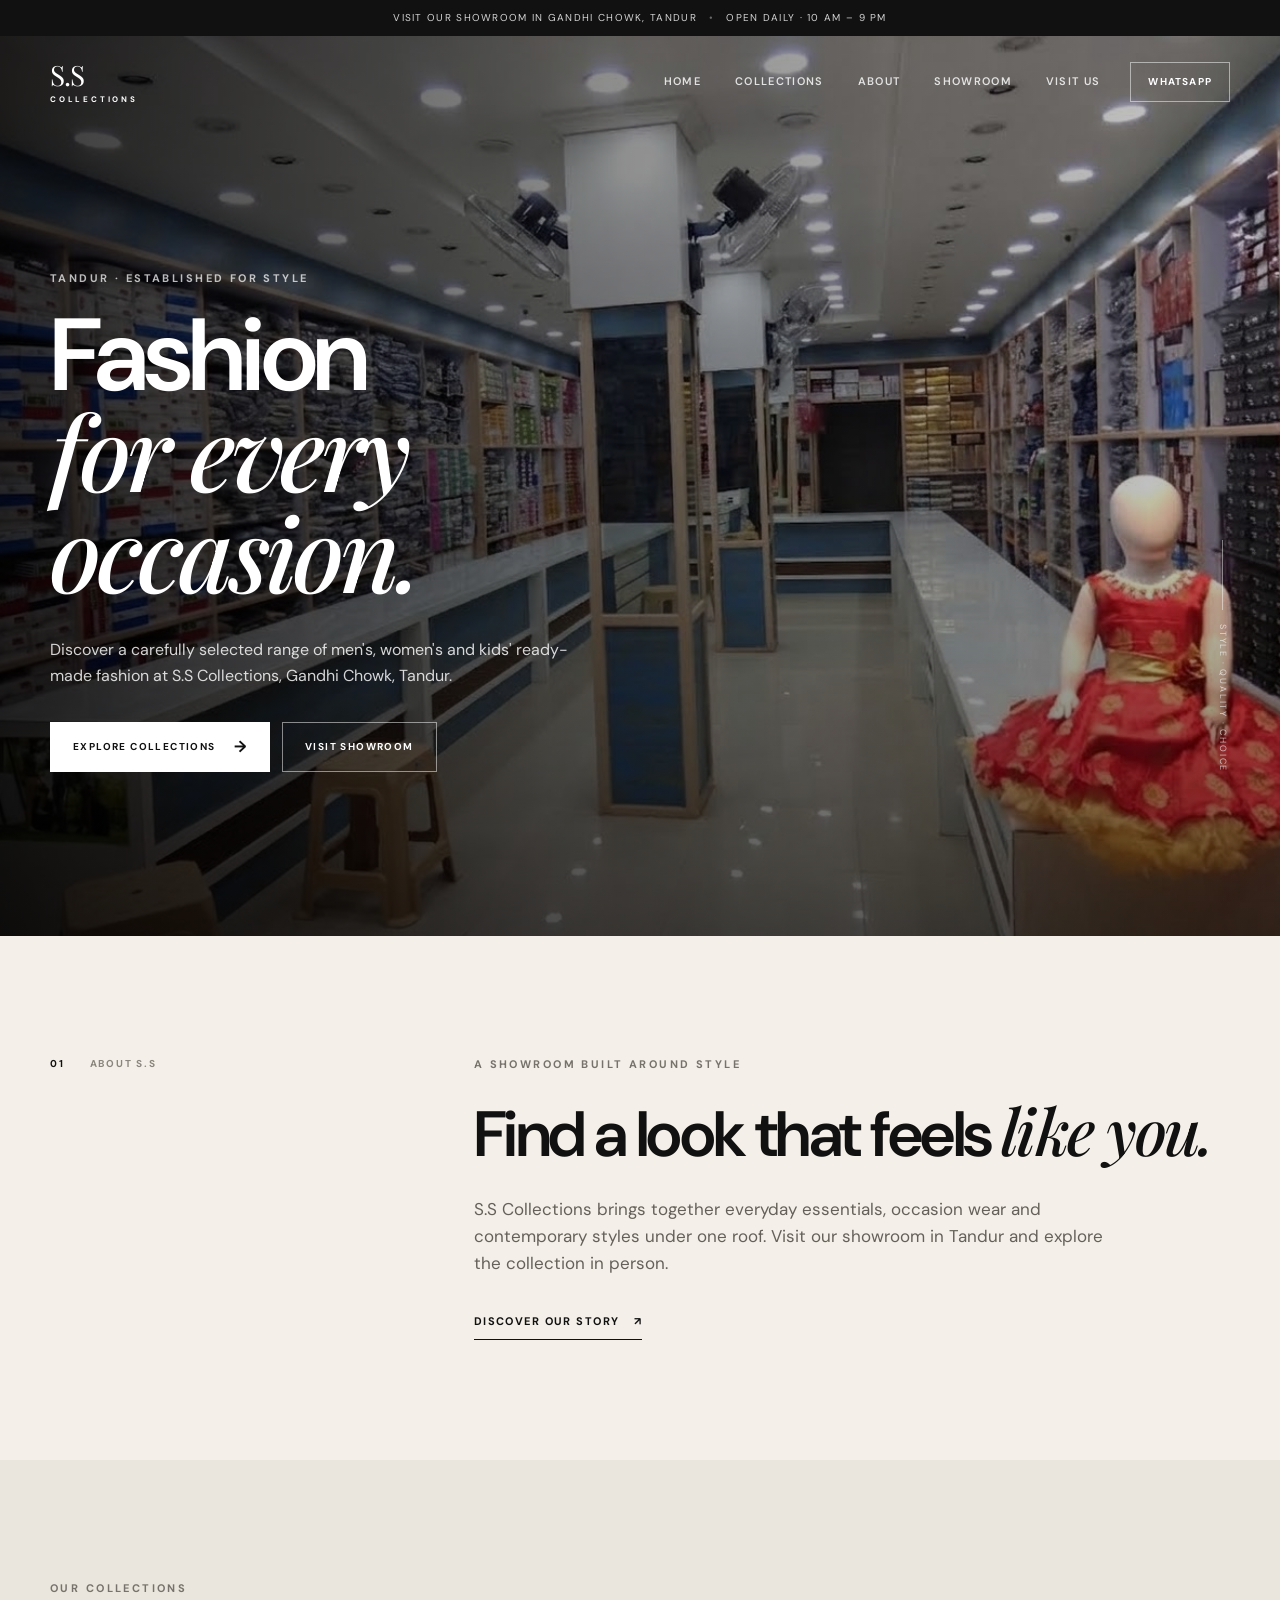
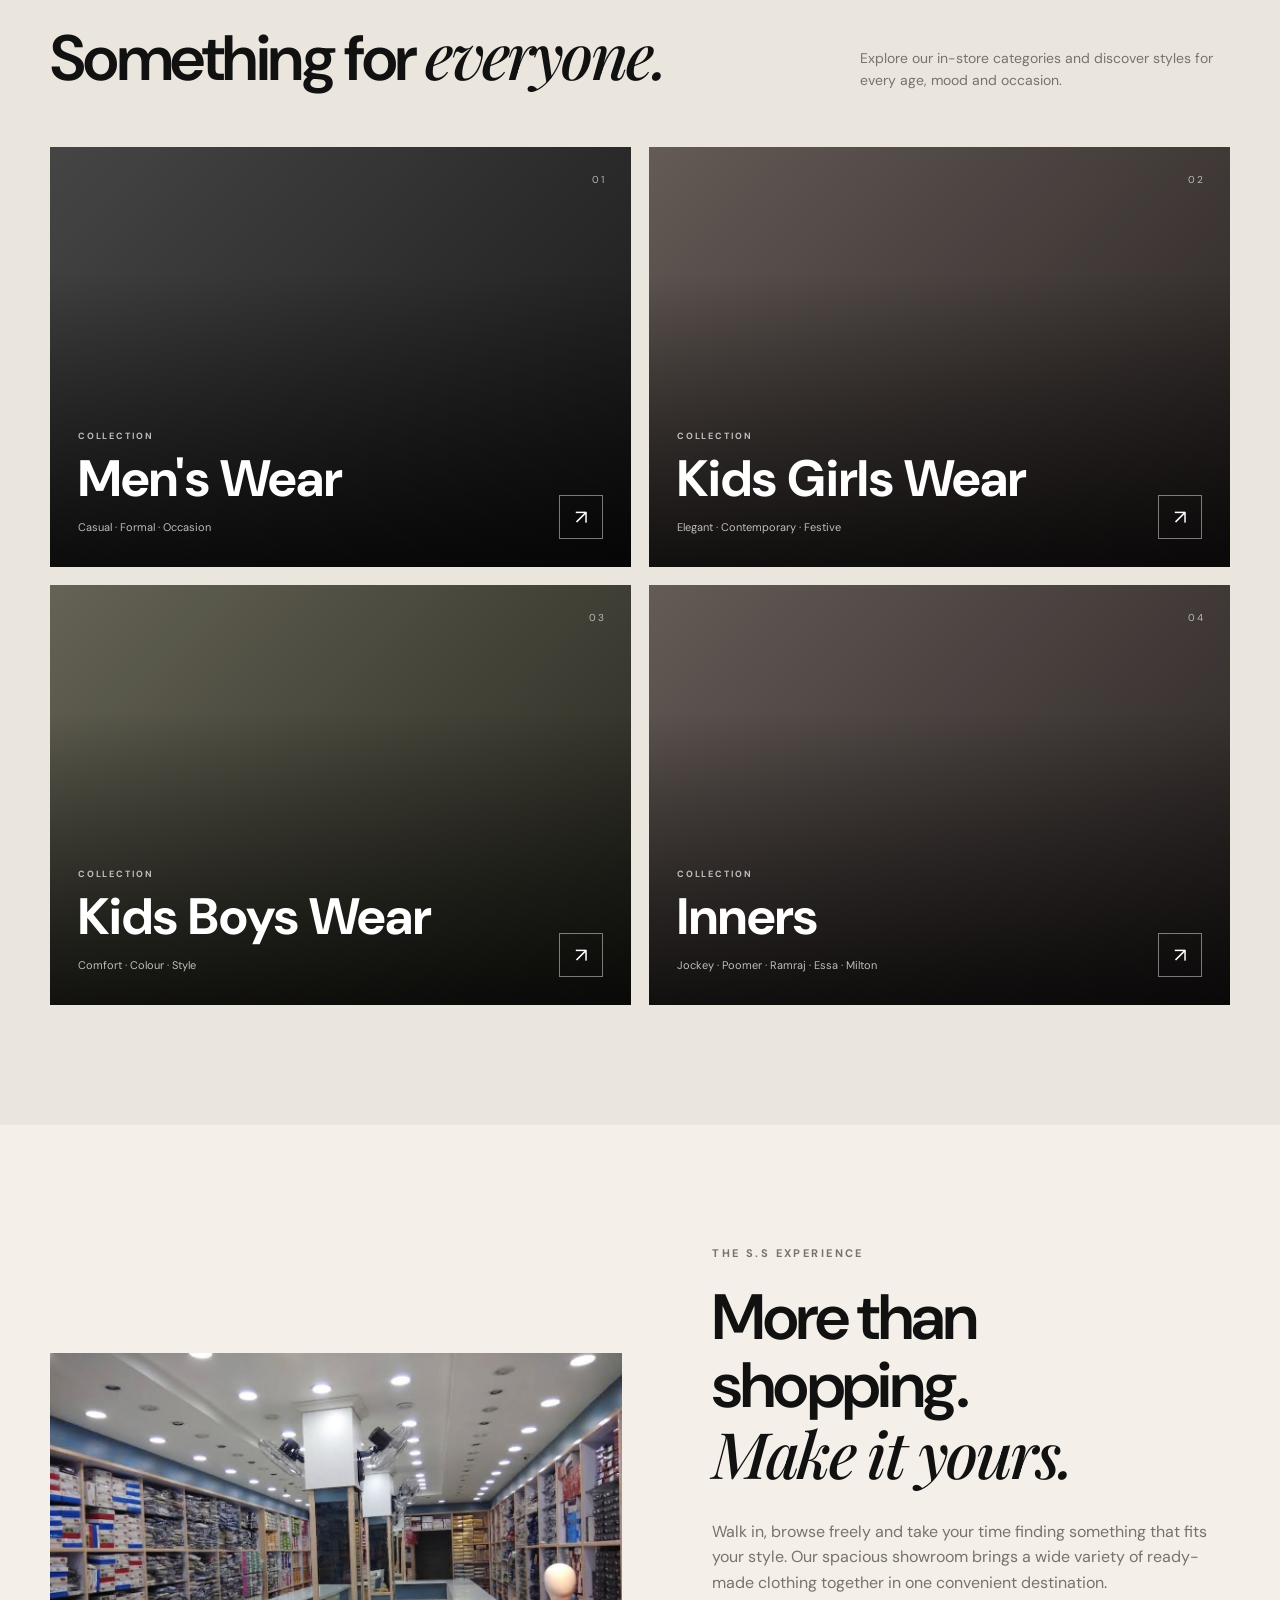
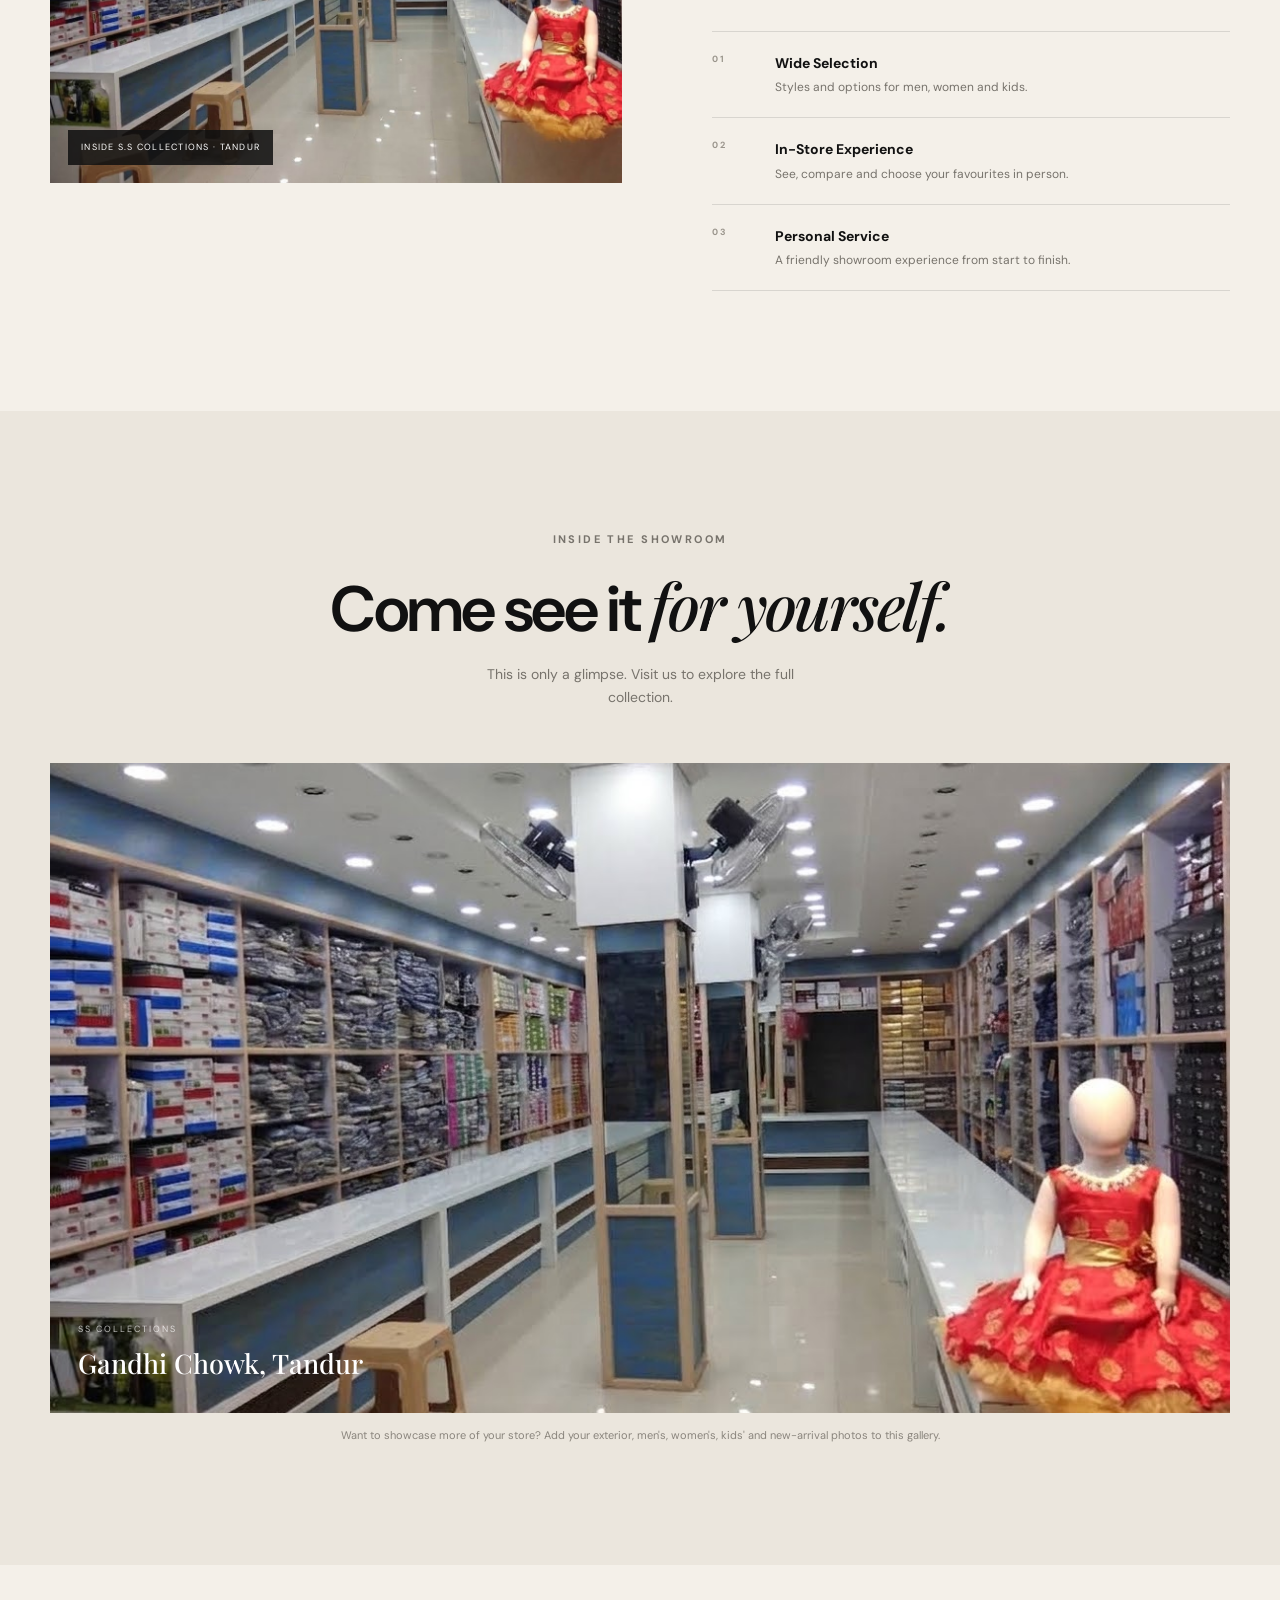
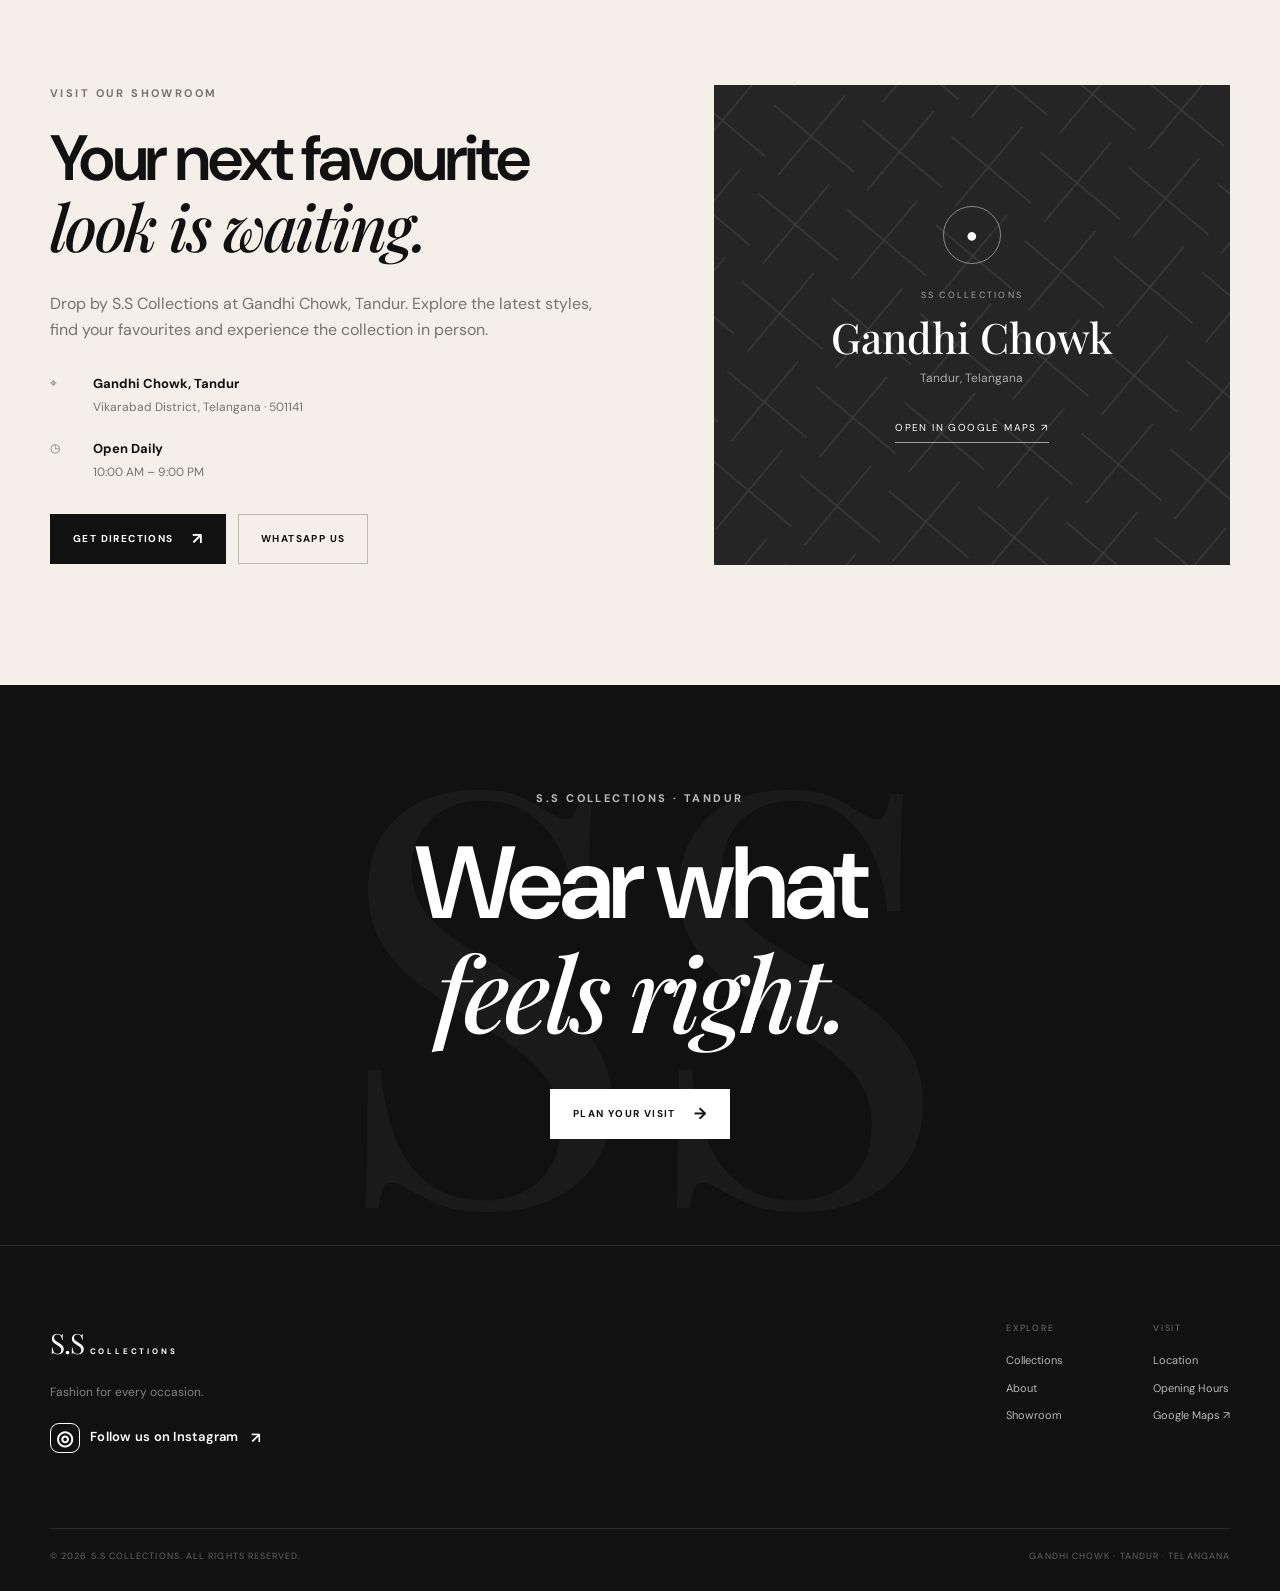
<file: index.html>
<!DOCTYPE html>
<html lang="en">
<head>
  <meta charset="UTF-8">
  <meta name="viewport" content="width=device-width, initial-scale=1.0">

  <meta name="description" content="S.S Collections — premium ready-made fashion showroom in Gandhi Chowk, Tandur. Explore men's, women's and kids' collections and visit our showroom.">
  <meta name="theme-color" content="#111111">

  <meta property="og:title" content="S.S Collections | Tandur">
  <meta property="og:description" content="Fashion for every occasion at S.S Collections, Gandhi Chowk, Tandur.">

  <title>S.S Collections | Fashion for Every Occasion</title>

  <!-- Google Fonts -->
  <link rel="preconnect" href="https://fonts.googleapis.com">
  <link rel="preconnect" href="https://fonts.gstatic.com" crossorigin>
  <link href="https://fonts.googleapis.com/css2?family=DM+Sans:wght@400;500;600;700&family=Playfair+Display:wght@500;600;700&display=swap" rel="stylesheet">

  <!-- Main CSS -->
  <link rel="stylesheet" href="style.css">

  <!-- Favicon -->
  <link rel="icon" type="image/png" sizes="32x32" href="assets/favicon.png">
  <link rel="icon" type="image/png" sizes="16x16" href="assets/favicon.png">
  <link rel="apple-touch-icon" sizes="180x180" href="assets/favicon.png">
</head>

<body>

  <!-- ANNOUNCEMENT --------------------------------------------------------------------------------------------------------------------------------------->
  <div class="announcement">
    <span>Visit our showroom in Gandhi Chowk, Tandur</span>
    <span class="announcement-dot">•</span>
    <span>Open daily · 10 AM – 9 PM</span>
  </div>


  <!-- HEADER -->
  <header class="header" id="header">
    <div class="container nav">

      <a class="brand" href="#home" aria-label="S.S Collections home">
        <span class="brand-main">S.S</span>
        <span class="brand-sub">COLLECTIONS</span>
      </a>

      <button
        class="menu-toggle"
        id="menuToggle"
        aria-label="Open menu"
        aria-expanded="false">
        <span></span>
        <span></span>
        <span></span>
      </button>

      <nav class="nav-links" id="navLinks">
        <a href="#home">Home</a>
        <a href="#collections">Collections</a>
        <a href="#about">About</a>
        <a href="#gallery">Showroom</a>
        <a href="#visit">Visit Us</a>
      </nav>

      <a
        class="nav-cta"
        href="https://wa.me/919848646757?text=Hi%20S.S%20Collections%2C%20I%20found%20your%20website%20and%20would%20like%20to%20know%20about%20your%20latest%20collection."
        target="_blank"
        rel="noopener">
        WhatsApp
      </a>

    </div>
  </header>


  <main>

    <!-- HERO ----------------------------------------------------------------------------------------------------------------------------------------->
    <section class="hero" id="home">

      <div class="hero-image">
        <img
          src="assets/showroom.jpg"
          alt="Inside S.S Collections showroom in Tandur">

        <div class="hero-overlay"></div>
      </div>

      <div class="container hero-content">

        <div class="hero-copy reveal">

          <p class="eyebrow light">
            TANDUR · ESTABLISHED FOR STYLE
          </p>

          <h1>
            Fashion<br>
            <em>for every occasion.</em>
          </h1>

          <p class="hero-text">
            Discover a carefully selected range of men's, women's and kids'
            ready-made fashion at S.S Collections, Gandhi Chowk, Tandur.
          </p>

          <div class="hero-actions">

            <a class="btn btn-light" href="#collections">
              Explore Collections
              <span>→</span>
            </a>

            <a class="btn btn-ghost" href="#visit">
              Visit Showroom
            </a>

          </div>

        </div>

        <div class="hero-note reveal delay-2">
          <span class="line"></span>
          <span>Style · Quality · Choice</span>
        </div>

      </div>
    </section>


    <!-- INTRO ----------------------------------------------------------------------------------------------------------------------------------------->
    <section class="intro section">

      <div class="container intro-grid">

        <div class="section-label reveal">
          <span>01</span>
          <span>ABOUT S.S</span>
        </div>

        <div class="intro-copy reveal">

          <p class="eyebrow">
            A SHOWROOM BUILT AROUND STYLE
          </p>

          <h2>
            Find a look that feels <em>like you.</em>
          </h2>

          <p>
            S.S Collections brings together everyday essentials, occasion wear
            and contemporary styles under one roof. Visit our showroom in
            Tandur and explore the collection in person.
          </p>

          <a class="text-link" href="#about">
            Discover our story
            <span>↗</span>
          </a>

        </div>

      </div>
    </section>


    <!-- COLLECTIONS ---------------------------------------------------------------------------------------------------------------------------------------->
<section class="collections section" id="collections">

  <div class="container">

    <div class="section-heading reveal">

      <div>

        <p class="eyebrow">
          OUR COLLECTIONS
        </p>

        <h2>
          Something for <em>everyone.</em>
        </h2>

      </div>

      <p class="heading-description">
        Explore our in-store categories and discover styles for every age,
        mood and occasion.
      </p>

    </div>


    <div class="collection-grid">


      <!-- MEN'S WEAR -->
      <article class="collection-card card-men reveal">

        <div class="card-number">01</div>

        <div class="card-content">

          <p>COLLECTION</p>

          <h3>Men's Wear</h3>

          <span>
            Casual · Formal · Occasion
          </span>

        </div>

        <a href="products models.html#menswear" class="card-arrow">
          ↗
        </a>

      </article>


      <!-- KIDS GIRLS -->
      <article class="collection-card card-women reveal delay-1">

        <div class="card-number">02</div>

        <div class="card-content">

          <p>COLLECTION</p>

          <h3>Kids Girls Wear</h3>

          <span>
            Elegant · Contemporary · Festive
          </span>

        </div>

        <a href="products models.html#kids-girls-wear" class="card-arrow">
          ↗
        </a>

      </article>


      <!-- KIDS BOYS-->
      <article class="collection-card card-kids reveal delay-2">

        <div class="card-number">03</div>

        <div class="card-content">

          <p>COLLECTION</p>

          <h3>Kids Boys Wear</h3>

          <span>
            Comfort · Colour · Style
          </span>

        </div>

        <a href="products models.html#kids-boys-wear" class="card-arrow">
          ↗
        </a>

      </article>


      <!-- INNERWEAR -->
      <article class="collection-card card-women reveal delay-1">

        <div class="card-number">04</div>

        <div class="card-content">

          <p>COLLECTION</p>

          <h3>Inners</h3>

          <span>
            Jockey · Poomer · Ramraj · Essa · Milton
          </span>

        </div>

        <a href="products models.html#innerwear" class="card-arrow">
          ↗
        </a>

      </article>


    </div>

  </div>

</section>

    <!-- EXPERIENCE ------------------------------------------------------------------------------------------------------------------------------------>
    <section class="experience section" id="about">

      <div class="container experience-grid">

        <div class="experience-image reveal">

          <img
            src="assets/showroom.jpg"
            alt="S.S Collections interior showroom">

          <div class="image-caption">
            Inside S.S Collections · Tandur
          </div>

        </div>


        <div class="experience-copy reveal">

          <p class="eyebrow">
            THE S.S EXPERIENCE
          </p>

          <h2>
            More than shopping.<br>
            <em>Make it yours.</em>
          </h2>

          <p>
            Walk in, browse freely and take your time finding something that
            fits your style. Our spacious showroom brings a wide variety of
            ready-made clothing together in one convenient destination.
          </p>


          <div class="features">

            <div class="feature">

              <span>01</span>

              <div>

                <h4>Wide Selection</h4>

                <p>
                  Styles and options for men, women and kids.
                </p>

              </div>

            </div>


            <div class="feature">

              <span>02</span>

              <div>

                <h4>In-Store Experience</h4>

                <p>
                  See, compare and choose your favourites in person.
                </p>

              </div>

            </div>


            <div class="feature">

              <span>03</span>

              <div>

                <h4>Personal Service</h4>

                <p>
                  A friendly showroom experience from start to finish.
                </p>

              </div>

            </div>

          </div>

        </div>

      </div>
    </section>


    <!-- GALLERY ------------------------------------------------------------------------------------------------------------------------------------------------->
    <section class="gallery section" id="gallery">

      <div class="container">

        <div class="section-heading centered reveal">

          <p class="eyebrow">
            INSIDE THE SHOWROOM
          </p>

          <h2>
            Come see it <em>for yourself.</em>
          </h2>

          <p class="heading-description">
            This is only a glimpse. Visit us to explore the full collection.
          </p>

        </div>


        <div class="gallery-main reveal">

          <img
            src="assets/showroom.jpg"
            alt="S.S Collections showroom interior">

          <div class="gallery-overlay">

            <span>
              SS COLLECTIONS
            </span>

            <strong>
              Gandhi Chowk, Tandur
            </strong>

          </div>

        </div>


        <p class="photo-note">
          Want to showcase more of your store? Add your exterior, men's,
          women's, kids' and new-arrival photos to this gallery.
        </p>

      </div>
    </section>


    <!-- VISIT ------------------------------------------------------------------------------------------------------------------------------------>
    <section class="visit section" id="visit">

      <div class="container visit-grid">

        <div class="visit-copy reveal">

          <p class="eyebrow">
            VISIT OUR SHOWROOM
          </p>

          <h2>
            Your next favourite<br>
            <em>look is waiting.</em>
          </h2>

          <p>
            Drop by S.S Collections at Gandhi Chowk, Tandur. Explore the
            latest styles, find your favourites and experience the collection
            in person.
          </p>


          <div class="address">

            <span class="address-icon">
              ⌖
            </span>

            <div>

              <strong>
                Gandhi Chowk, Tandur
              </strong>

              <span>
                Vikarabad District, Telangana · 501141
              </span>

            </div>

          </div>


          <div class="hours">

            <span class="address-icon">
              ◷
            </span>

            <div>

              <strong>
                Open Daily
              </strong>

              <span>
                10:00 AM – 9:00 PM
              </span>

            </div>

          </div>


          <div class="visit-actions">

            <a
              class="btn btn-dark"
              href="https://www.google.com/maps/search/?api=1&query=SS+Collections+Gandhi+Chowk+Tandur"
              target="_blank"
              rel="noopener">

              Get Directions
              <span>↗</span>

            </a>


            <a
              class="btn btn-outline"
              href="https://wa.me/919000000000?text=Hi%20S.S%20Collections%2C%20I%20would%20like%20to%20know%20about%20your%20latest%20collection."
              target="_blank"
              rel="noopener">

              WhatsApp Us

            </a>

          </div>

        </div>


        <div class="map-card reveal delay-1">

          <div class="map-pattern"></div>

          <div class="map-content">

            <span class="map-pin">
              ●
            </span>

            <p>
              SS COLLECTIONS
            </p>

            <h3>
              Gandhi Chowk
            </h3>

            <span>
              Tandur, Telangana
            </span>

            <a
              href="https://www.google.com/maps/search/?api=1&query=SS+Collections+Gandhi+Chowk+Tandur"
              target="_blank"
              rel="noopener">

              Open in Google Maps ↗

            </a>

          </div>

        </div>

      </div>
    </section>


    <!-- CTA --------------------------------------------------------------------------------------------------------------------------------------------->
    <section class="final-cta">

      <div class="container final-content reveal">

        <p class="eyebrow light">
          S.S COLLECTIONS · TANDUR
        </p>

        <h2>
          Wear what<br>
          <em>feels right.</em>
        </h2>

        <a class="btn btn-light" href="#visit">
          Plan Your Visit
          <span>→</span>
        </a>

      </div>

    </section>

  </main>


  <!-- FOOTER -------------------------------------------------------------------------------------------------------------------------------------------------->
  <footer class="footer">

    <div class="container footer-top">


      <!-- FOOTER BRAND -->
      <div class="footer-brand">

        <span class="brand-main">
          S.S
        </span>

        <span class="brand-sub">
          COLLECTIONS
        </span>

        <p>
          Fashion for every occasion.
        </p>


        <!-- INSTAGRAM ------------------------------------------------------------------------------------------------------------------------------------->
        <a
          class="instagram-link"
          href="YOUR_INSTAGRAM_LINK"
          target="_blank"
          rel="noopener noreferrer"
          aria-label="Follow S.S Collections on Instagram">

          <span class="instagram-icon">
            ◎
          </span>

          <span>
            Follow us on Instagram
          </span>

          <span class="instagram-arrow">
            ↗
          </span>

        </a>

      </div>


      <!-- FOOTER LINKS -------------------------------------------------------------------------------------------------------------------------------->
      <div class="footer-links">

        <div>

          <span class="footer-title">
            Explore
          </span>

          <a href="#collections">
            Collections
          </a>

          <a href="#about">
            About
          </a>

          <a href="#gallery">
            Showroom
          </a>

        </div>


        <div>

          <span class="footer-title">
            Visit
          </span>

          <a href="#visit">
            Location
          </a>

          <a href="#visit">
            Opening Hours
          </a>

          <a
            href="https://www.google.com/maps/search/?api=1&query=SS+Collections+Gandhi+Chowk+Tandur"
            target="_blank"
            rel="noopener">

            Google Maps ↗

          </a>

        </div>

      </div>

    </div>


    <!-- FOOTER BOTTOM -->
    <div class="container footer-bottom">

      <span>
        © <span id="year"></span> S.S Collections. All rights reserved.
      </span>

      <span>
        Gandhi Chowk · Tandur · Telangana
      </span>

    </div>

  </footer>


  <!-- MOBILE ACTIONS -------------------------------------------------------------------------------------------------------------------------------------->
  <div class="mobile-actions">

    <a href="tel:+919848646757">
      <span>☎</span>
      Call
    </a>

    <a
      href="https://wa.me/919848646757?text=Hi%20S.S%20Collections%2C%20I%20found%20your%20website."
      target="_blank"
      rel="noopener">

      <span>◉</span>
      WhatsApp

    </a>

    <a
      href="https://www.google.com/maps/search/?api=1&query=SS+Collections+Gandhi+Chowk+Tandur"
      target="_blank"
      rel="noopener">

      <span>⌖</span>
      Directions

    </a>

  </div>

  <!-- JAVASCRIPT -------------------------------------------------------------------------------------------------------------------------------------->
  <script src="script.js"></script>
</body>
</html>
</file>
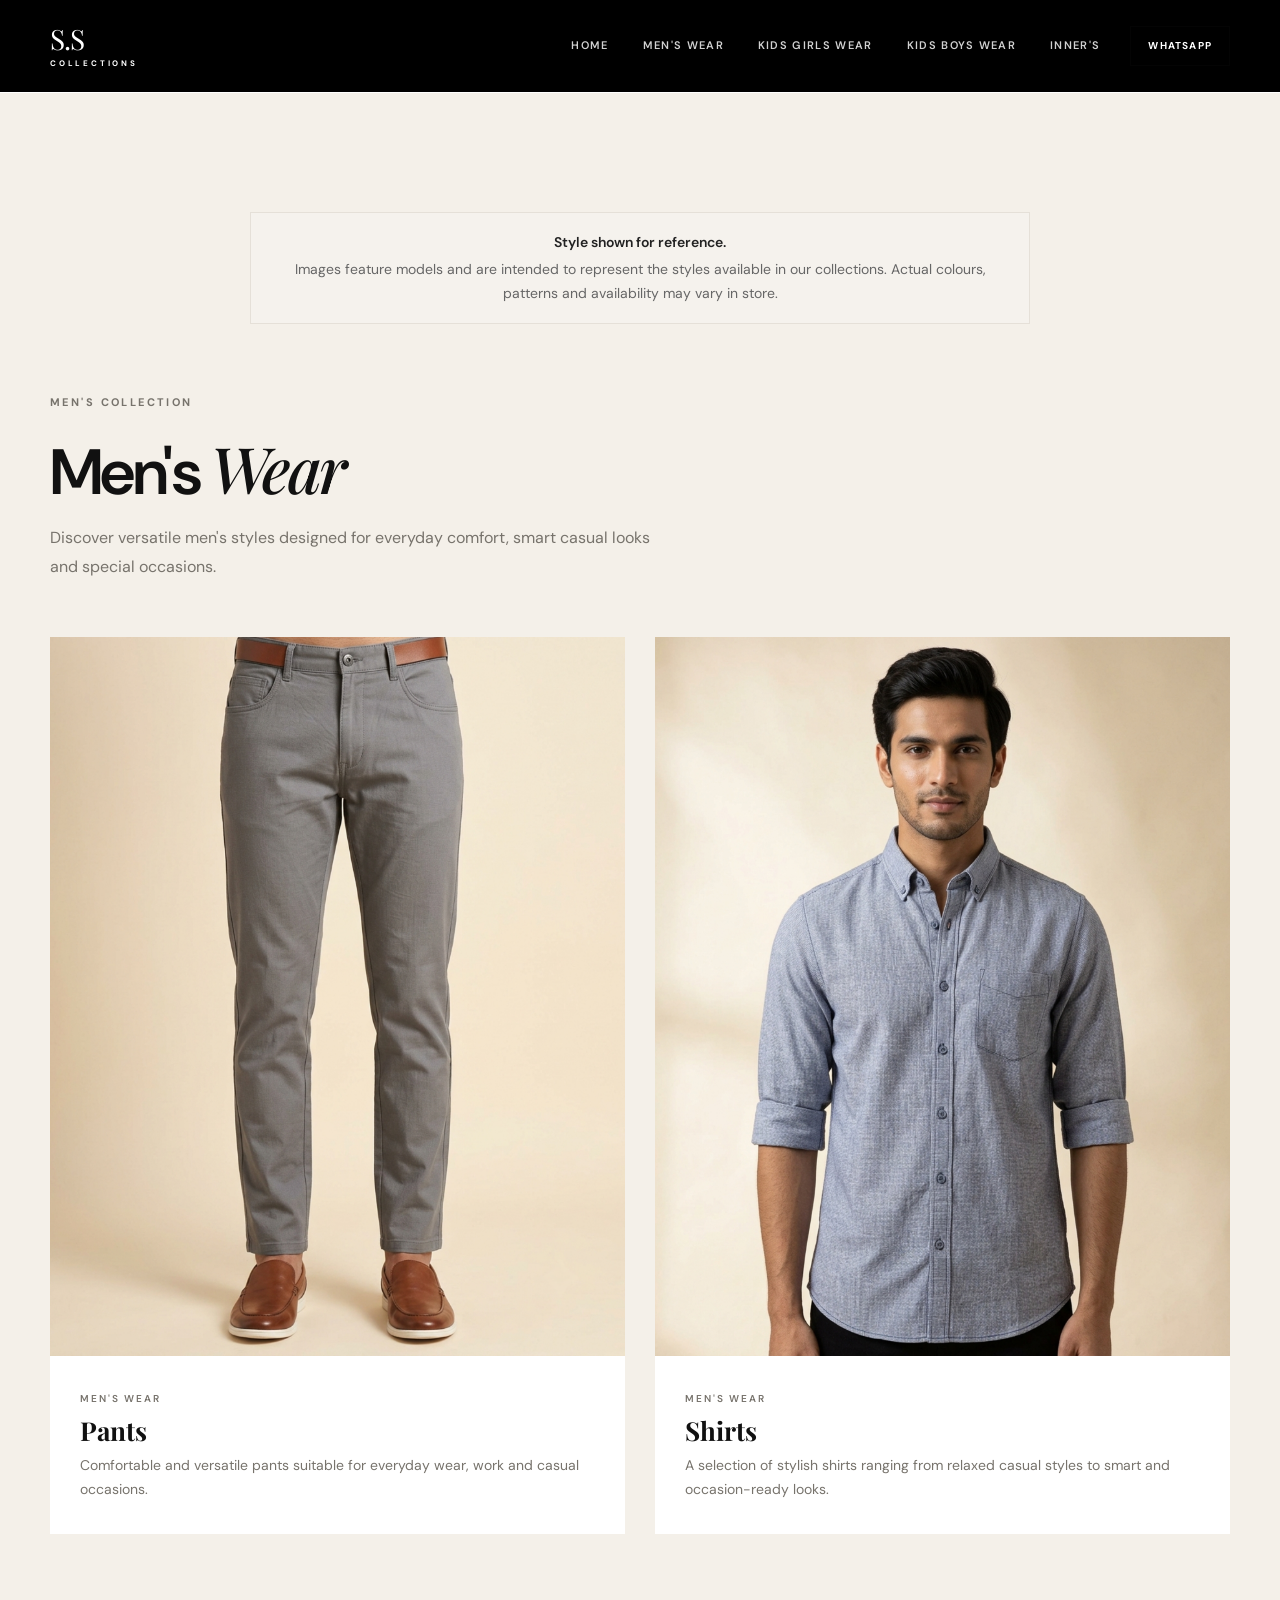
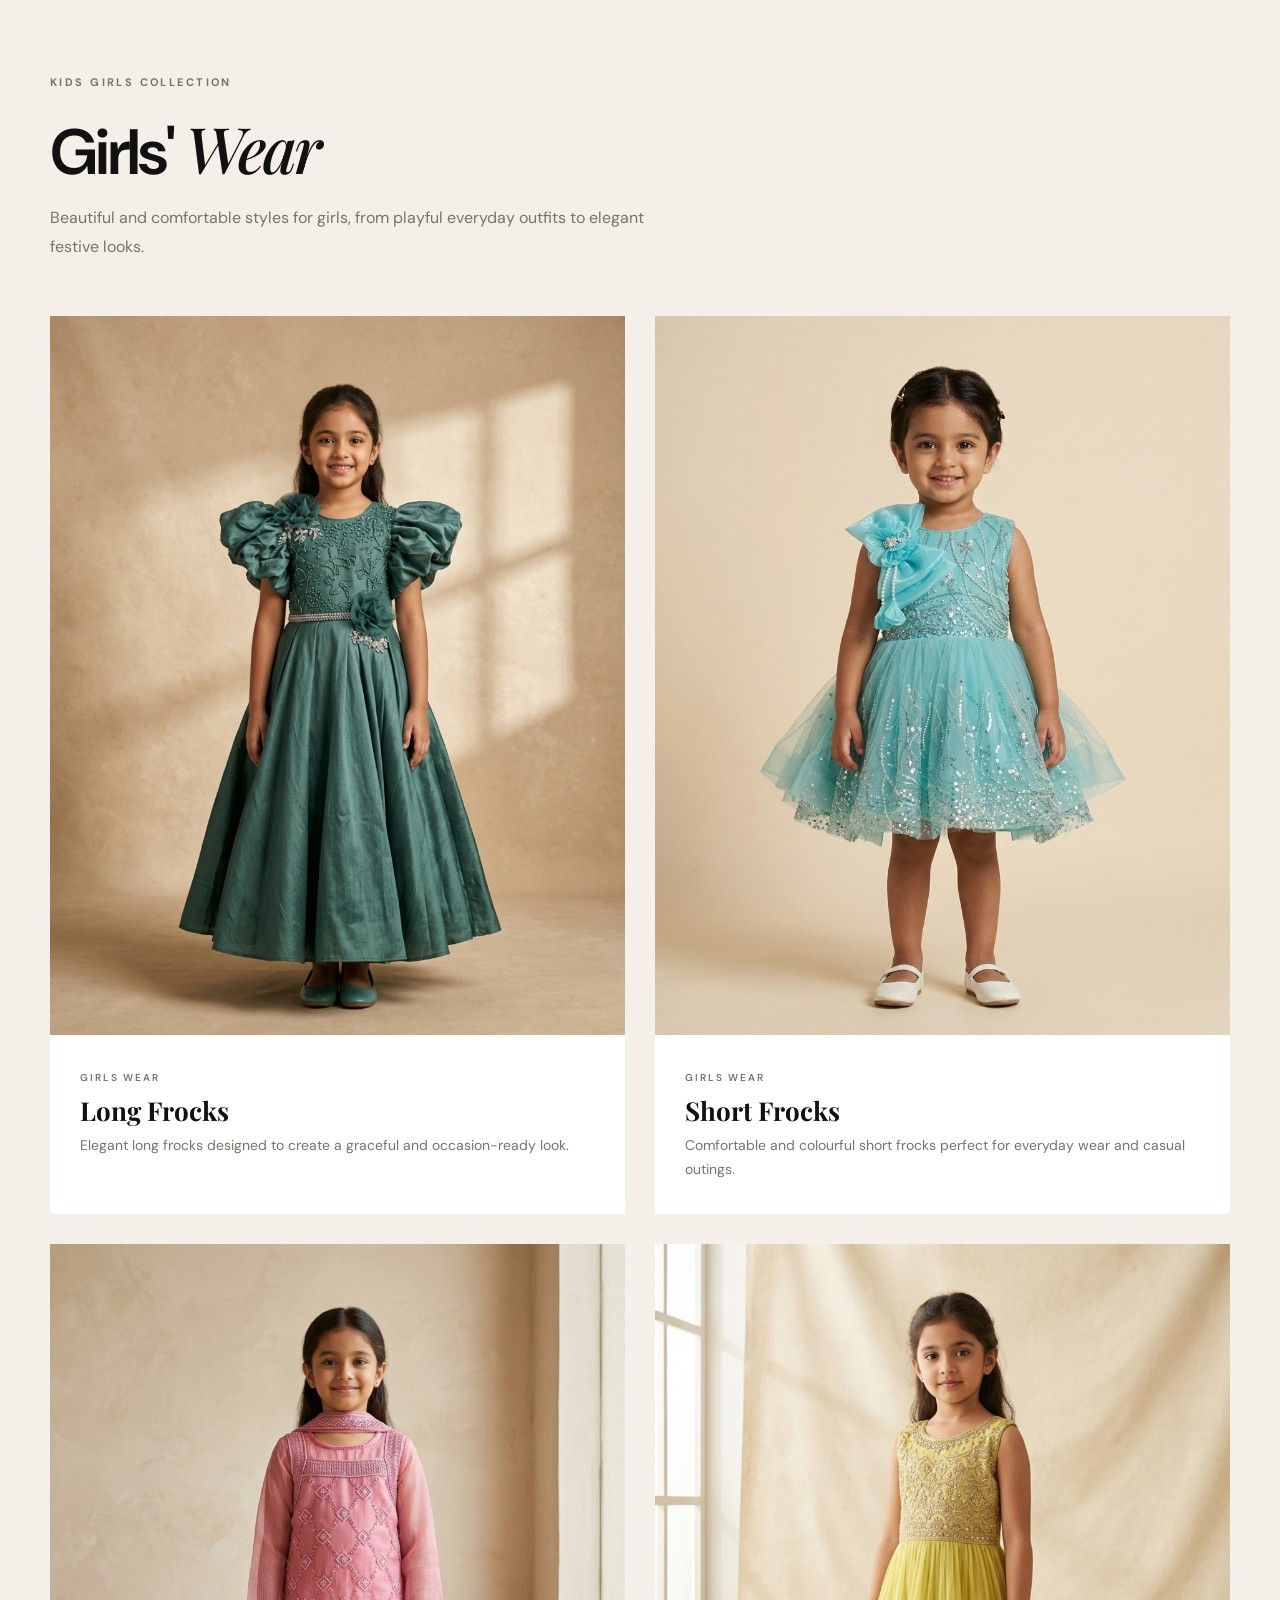
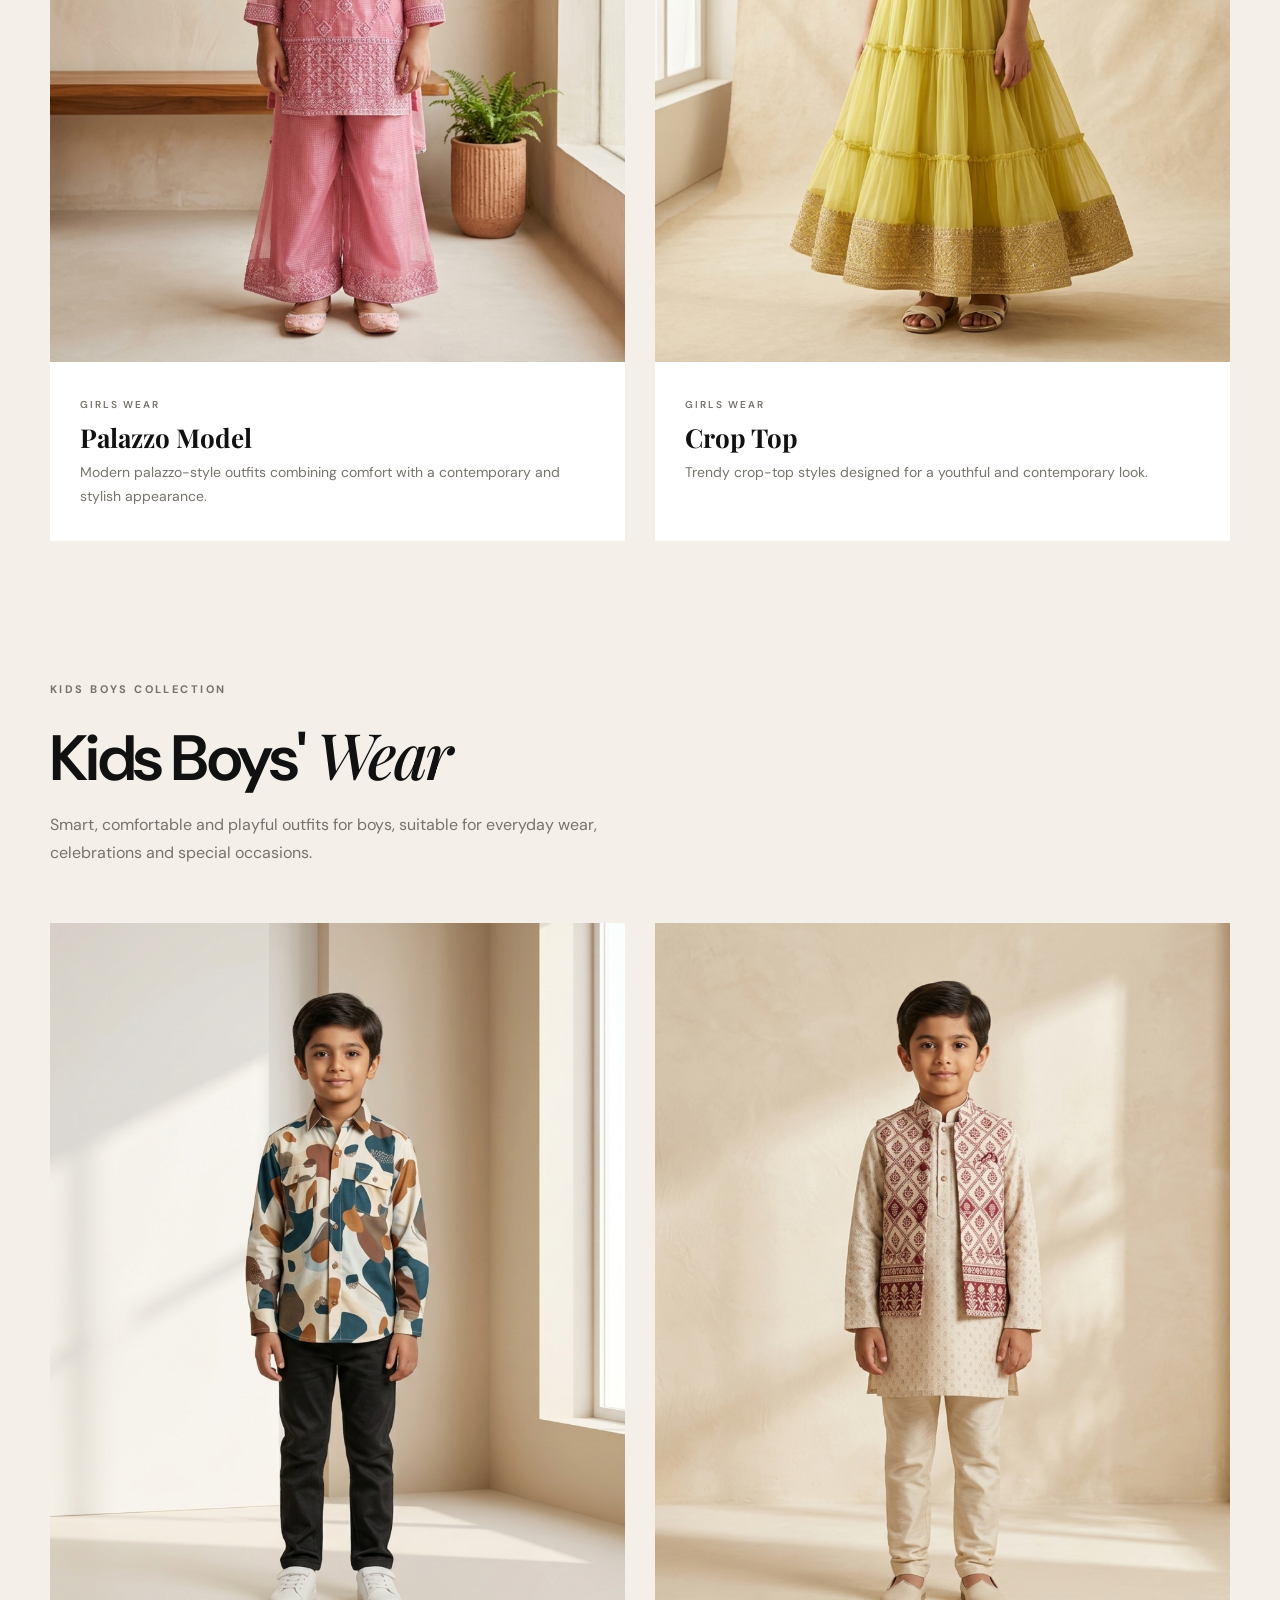
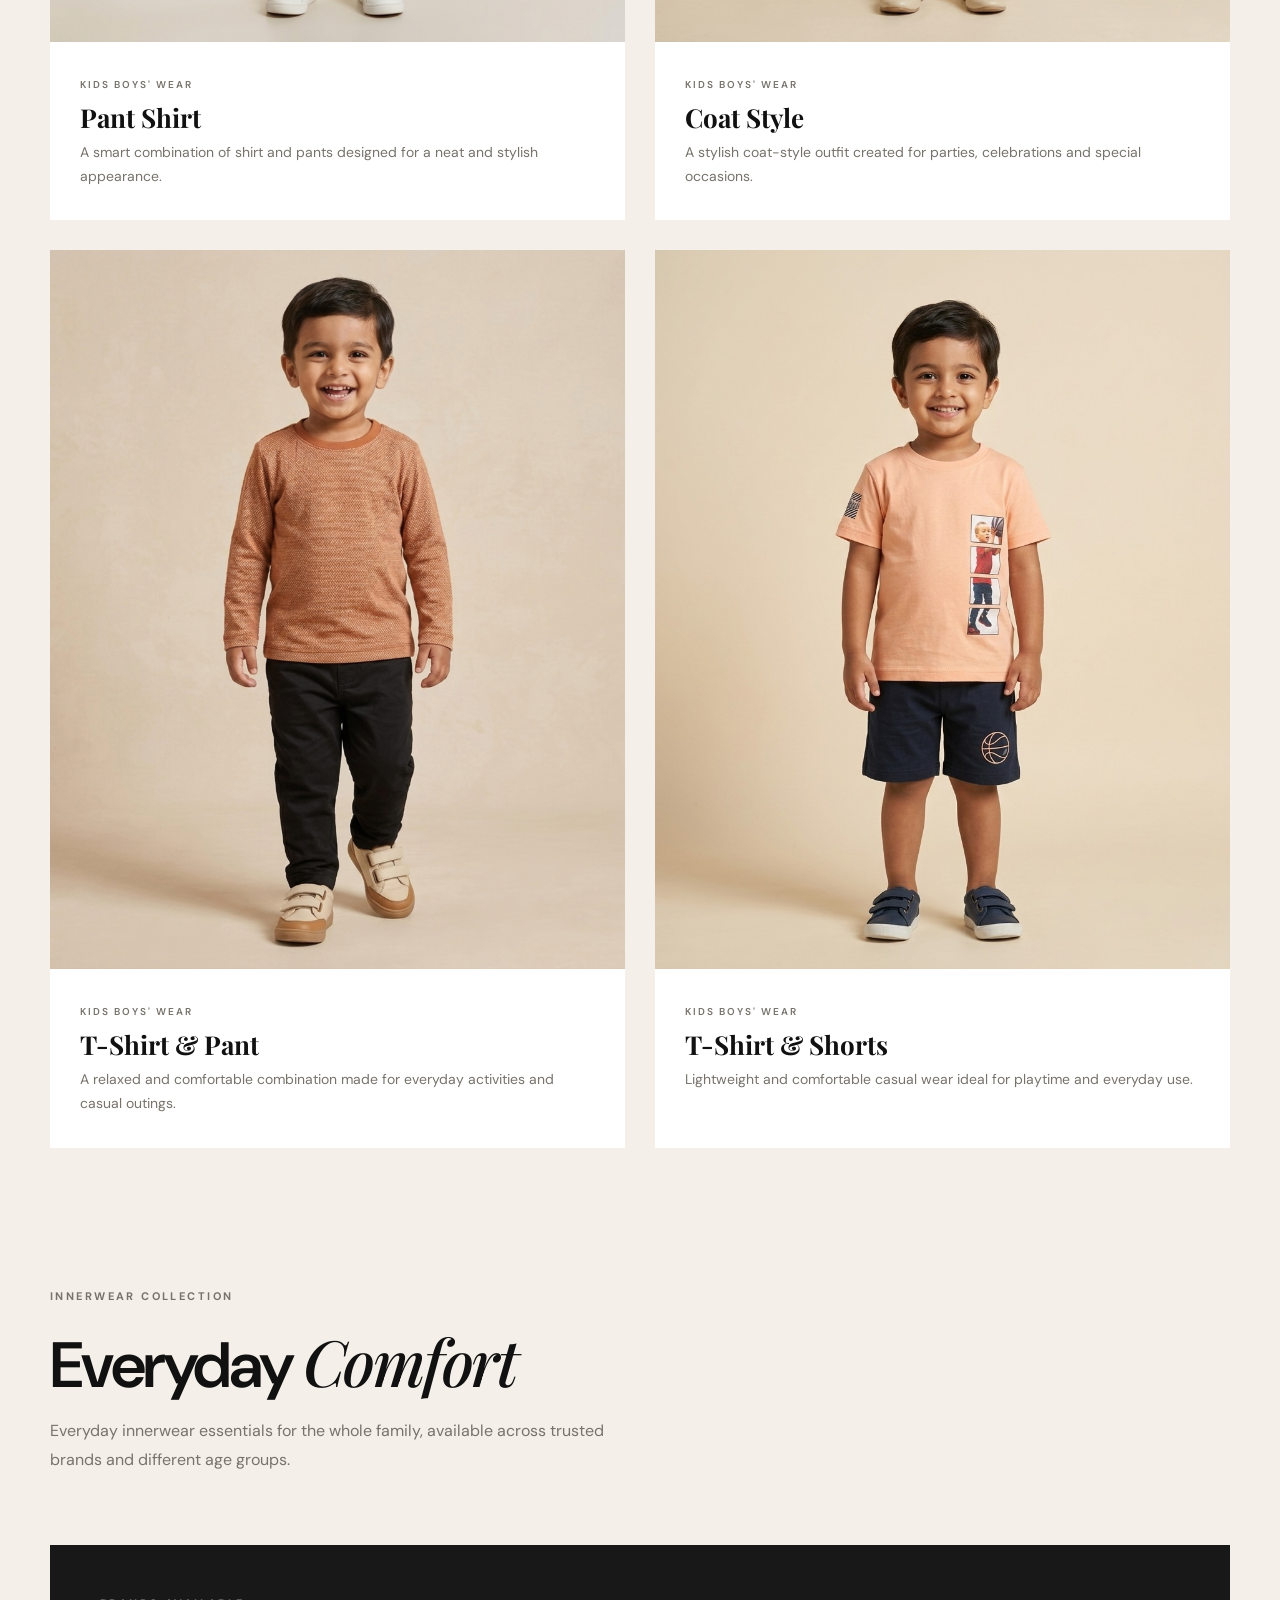
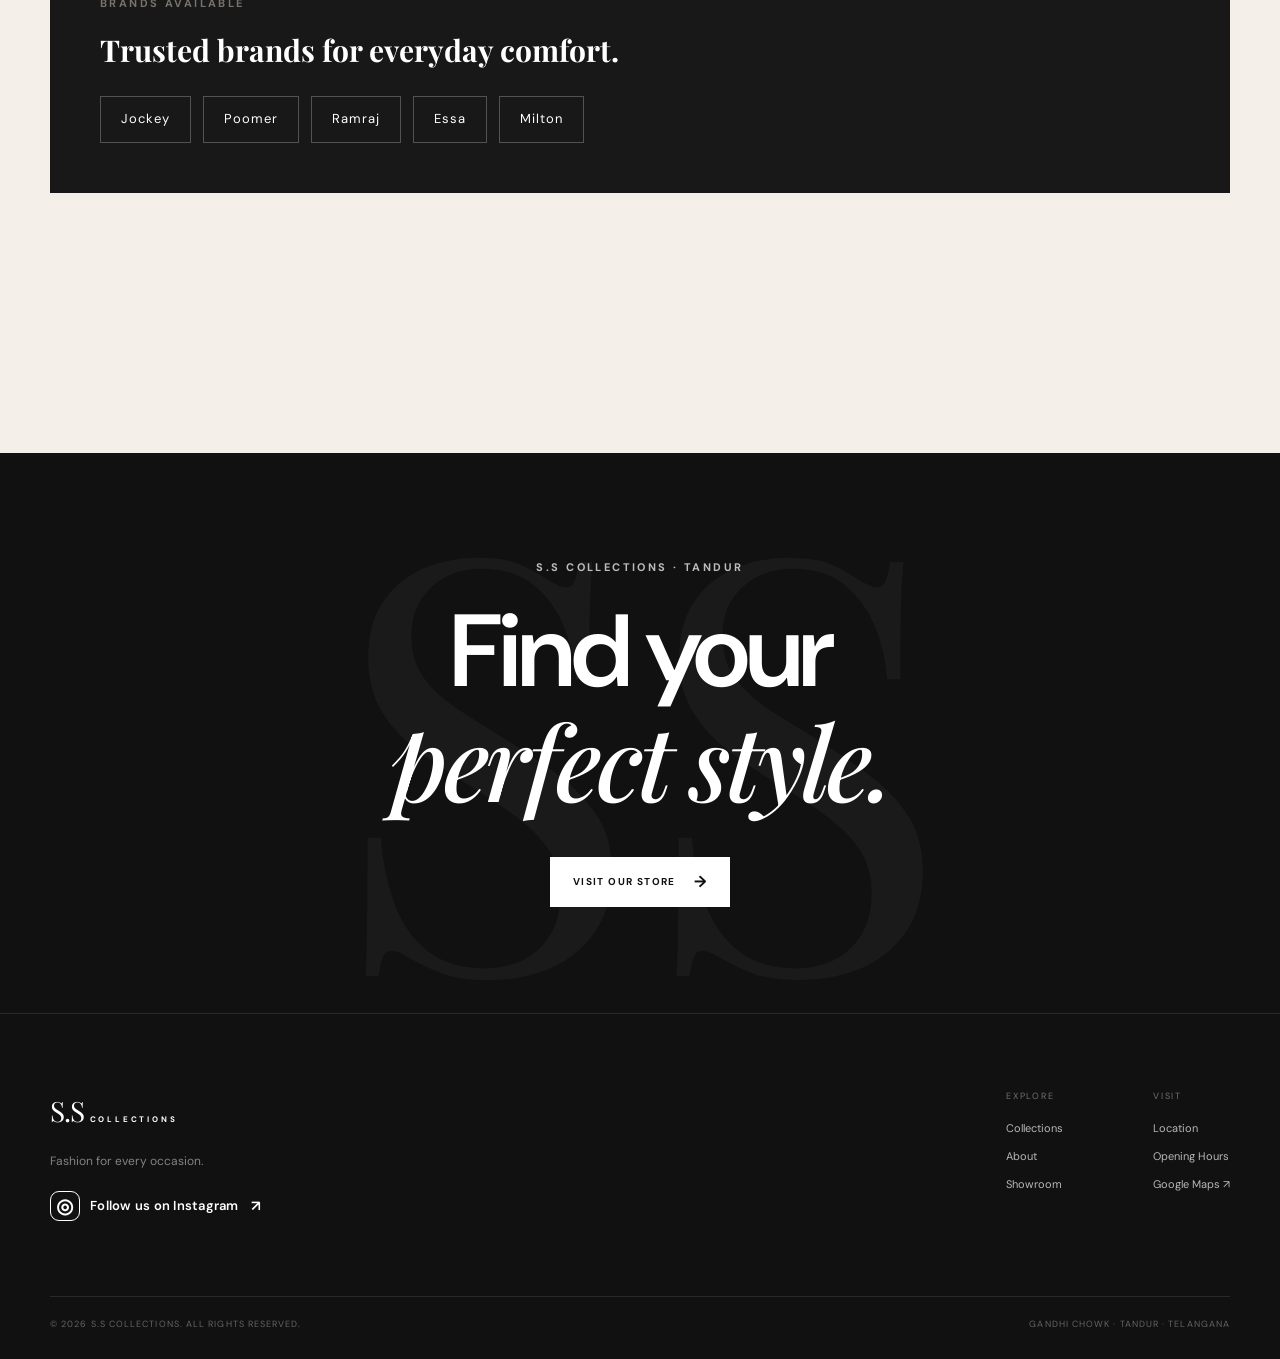
<file: products models.html>
<!DOCTYPE html>
<html lang="en">

<head>
  <meta charset="UTF-8">
  <meta name="viewport" content="width=device-width, initial-scale=1.0">

  <meta name="description"
    content="S.S Collections — premium ready-made fashion showroom in Gandhi Chowk, Tandur. Explore men's, women's and kids' collections and visit our showroom.">

  <meta name="theme-color" content="#111111">

  <meta property="og:title" content="S.S Collections | Tandur">
  <meta property="og:description"
    content="Fashion for every occasion at S.S Collections, Gandhi Chowk, Tandur.">

  <title>S.S Collections | Fashion for Every Occasion</title>

  <!-- Google Fonts -->
  <link rel="preconnect" href="https://fonts.googleapis.com">
  <link rel="preconnect" href="https://fonts.gstatic.com" crossorigin>

  <link
    href="https://fonts.googleapis.com/css2?family=DM+Sans:wght@400;500;600;700&family=Playfair+Display:wght@500;600;700&display=swap"
    rel="stylesheet">

  <!-- Main CSS -->
  <link rel="stylesheet" href="style.css">

  <!-- Favicon -->
  <link rel="icon" type="image/png" sizes="32x32" href="assets/favicon.png">
  <link rel="icon" type="image/png" sizes="16x16" href="assets/favicon.png">
  <link rel="apple-touch-icon" sizes="180x180" href="assets/favicon.png">

</head>



<body class="collections-page">

  <header class="header" id="header">
    <div class="container nav">

      <a class="brand" href="index.html#home" aria-label="S.S Collections home">
        <span class="brand-main">S.S</span>
        <span class="brand-sub">COLLECTIONS</span>
      </a>

      <button
        class="menu-toggle"
        id="menuToggle"
        aria-label="Open menu"
        aria-expanded="false">
        <span></span>
        <span></span>
        <span></span>
      </button>

      <nav class="nav-links" id="navLinks">
        <a href="index.html#home">Home</a>
        <a href="#mens-wear">Men's Wear</a>
        <a href="#kids-girls-wear">kids girls wear</a>
        <a href="#kids-boys-wear">kids boys wear</a>
        <a href="#innerwear">Inner's</a>
      </nav>

      <a
        class="nav-cta"
        href="https://wa.me/919848646757?text=Hi%20S.S%20Collections%2C%20I%20found%20your%20website%20and%20would%20like%20to%20know%20about%20your%20latest%20collection."
        target="_blank"
        rel="noopener">
        WhatsApp
      </a>

    </div>
  </header>
  <!-- ================= PRODUCT COLLECTIONS ================= -->

  <section class="product-showcase section" id="product-collections">

    <div class="container">


  <!-- ================= COLLECTION NOTE ================= -->

  <div class="collection-note">

    <strong>Style shown for reference.</strong>

    <span>
      Images feature models and are intended to represent the styles available
      in our collections. Actual colours, patterns and availability may vary in store.
    </span>

  </div>


  <!-- ================= MEN'S WEAR ================= -->

  <div class="product-category" id="mens-wear">


      <!-- ================= MEN'S WEAR ================= -->

      <div class="product-category" id="mens-wear">

        <div class="product-heading">

          <p class="eyebrow">
            MEN'S COLLECTION
          </p>

          <h2>
            Men's <em>Wear</em>
          </h2>

          <p>
            Discover versatile men's styles designed for everyday comfort,
            smart casual looks and special occasions.
          </p>

        </div>


        <div class="product-grid">


          <!-- MEN PANTS -->

          <article class="product-card">

            <div class="product-image">

              <img
                src="assets/men pant.png"
                alt="Men's Pants">

            </div>

            <div class="product-info">

              <span>MEN'S WEAR</span>

              <h3>Pants</h3>

              <p>
                Comfortable and versatile pants suitable for everyday wear,
                work and casual occasions.
              </p>

            </div>

          </article>


          <!-- MEN SHIRTS -->

          <article class="product-card">

            <div class="product-image">

              <img
                src="assets/man shirt.png"
                alt="Men's Shirts">

            </div>

            <div class="product-info">

              <span>MEN'S WEAR</span>

              <h3>Shirts</h3>

              <p>
                A selection of stylish shirts ranging from relaxed casual
                styles to smart and occasion-ready looks.
              </p>

            </div>

          </article>


        </div>

      </div>


      <!-- ================= KIDS GIRLS ================= -->

      <div class="product-category" id="kids-girls-wear">

        <div class="product-heading">

          <p class="eyebrow">
            KIDS GIRLS COLLECTION
          </p>

          <h2>
            Girls' <em>Wear</em>
          </h2>

          <p>
            Beautiful and comfortable styles for girls, from playful everyday
            outfits to elegant festive looks.
          </p>

        </div>


        <div class="product-grid">


          <!-- LONG FROCK -->

          <article class="product-card">

            <div class="product-image">

              <img
                src="assets/long-frock.png"
                alt="Kids Girls Long Frock">

            </div>

            <div class="product-info">

              <span>GIRLS WEAR</span>

              <h3>Long Frocks</h3>

              <p>
                Elegant long frocks designed to create a graceful and
                occasion-ready look.
              </p>

            </div>

          </article>


          <!-- SHORT FROCK -->

          <article class="product-card">

            <div class="product-image">

              <img
                src="assets/short frock.jpeg"
                alt="Kids Girls Short Frock">

            </div>

            <div class="product-info">

              <span>GIRLS WEAR</span>

              <h3>Short Frocks</h3>

              <p>
                Comfortable and colourful short frocks perfect for everyday
                wear and casual outings.
              </p>

            </div>

          </article>


          <!-- PALAZZO -->

          <article class="product-card">

            <div class="product-image">

              <img
                src="assets/plazo model.png"
                alt="Kids Girls Palazzo Model">

            </div>

            <div class="product-info">

              <span>GIRLS WEAR</span>

              <h3>Palazzo Model</h3>

              <p>
                Modern palazzo-style outfits combining comfort with a
                contemporary and stylish appearance.
              </p>

            </div>

          </article>


          <!-- CROP TOP -->

          <article class="product-card">

            <div class="product-image">

              <img
                src="assets/crop top.png"
                alt="Kids Girls Crop Top">

            </div>

            <div class="product-info">

              <span>GIRLS WEAR</span>

              <h3>Crop Top</h3>

              <p>
                Trendy crop-top styles designed for a youthful and
                contemporary look.
              </p>

            </div>

          </article>


        </div>

      </div>


      <!-- ================= KIDS BOYS ================= -->

      <div class="product-category" id="kids-boys-wear">

        <div class="product-heading">

          <p class="eyebrow">
            KIDS BOYS COLLECTION
          </p>

          <h2>
            Kids Boys' <em>Wear</em>
          </h2>

          <p>
            Smart, comfortable and playful outfits for boys, suitable for
            everyday wear, celebrations and special occasions.
          </p>

        </div>


        <div class="product-grid">


          <!-- PANT SHIRT -->

          <article class="product-card">

            <div class="product-image">

              <img
                src="assets/pant-shirt.png"
                alt="Kids Boys Pant Shirt">

            </div>

            <div class="product-info">

              <span>KIDS BOYS' WEAR</span>

              <h3>Pant Shirt</h3>

              <p>
                A smart combination of shirt and pants designed for a neat
                and stylish appearance.
              </p>

            </div>

          </article>


          <!-- COAT STYLE -->

          <article class="product-card">

            <div class="product-image">

              <img
                src="assets/coat-style.png"
                alt="Kids Boys Coat Style">

            </div>

            <div class="product-info">

              <span>KIDS BOYS' WEAR</span>

              <h3>Coat Style</h3>

              <p>
                A stylish coat-style outfit created for parties, celebrations
                and special occasions.
              </p>

            </div>

          </article>


          <!-- T-SHIRT & PANT -->

          <article class="product-card">

            <div class="product-image">

              <img
                src="assets/tshirt and pant model.png"
                alt="Kids Boys T-Shirt Pant">

            </div>

            <div class="product-info">

              <span>KIDS BOYS' WEAR</span>

              <h3>T-Shirt &amp; Pant</h3>

              <p>
                A relaxed and comfortable combination made for everyday
                activities and casual outings.
              </p>

            </div>

          </article>


          <!-- T-SHIRT & SHORTS -->

          <article class="product-card">

            <div class="product-image">

              <img
                src="assets/tshirt and short.jpeg"
                alt="Kids Boys T-Shirt Shorts">

            </div>

            <div class="product-info">

              <span>KIDS BOYS' WEAR</span>

              <h3>T-Shirt &amp; Shorts</h3>

              <p>
                Lightweight and comfortable casual wear ideal for playtime
                and everyday use.
              </p>

            </div>

          </article>


        </div>

      </div>


      <!-- ================= INNERWEAR ================= -->

      <div class="product-category" id="innerwear">

        <div class="product-heading">

          <p class="eyebrow">
            INNERWEAR COLLECTION
          </p>

          <h2>
            Everyday <em>Comfort</em>
          </h2>

          <p>
            Everyday innerwear essentials for the whole family, available
            across trusted brands and different age groups.
          </p>

        </div>


        <div class="innerwear-brands">

          <p class="eyebrow">
            BRANDS AVAILABLE
          </p>

          <h3>
            Trusted brands for everyday comfort.
          </h3>


          <div class="brand-list">

            <span>Jockey</span>
            <span>Poomer</span>
            <span>Ramraj</span>
            <span>Essa</span>
            <span>Milton</span>

          </div>

        </div>

      </div>


    </div>

  </section>


  <!-- ================= FINAL CTA ================= -->

  <section class="final-cta">

    <div class="container final-content">

      <p class="eyebrow light">
        S.S COLLECTIONS · TANDUR
      </p>

      <h2>
        Find your<br>
        <em>perfect style.</em>
      </h2>

      <a class="btn btn-light" href="index.html#visit">
        Visit Our Store
        <span>→</span>
      </a>

    </div>

  </section>


  <!-- ================= FOOTER ================= -->

  <footer class="footer">

    <div class="container footer-top">


      <!-- FOOTER BRAND -->

      <div class="footer-brand">

        <span class="brand-main">
          S.S
        </span>

        <span class="brand-sub">
          COLLECTIONS
        </span>

        <p>
          Fashion for every occasion.
        </p>


        <!-- INSTAGRAM -->

        <a
          class="instagram-link"
          href="YOUR_INSTAGRAM_LINK"
          target="_blank"
          rel="noopener noreferrer"
          aria-label="Follow S.S Collections on Instagram">

          <span class="instagram-icon">
            ◎
          </span>

          <span>
            Follow us on Instagram
          </span>

          <span class="instagram-arrow">
            ↗
          </span>

        </a>

      </div>


      <!-- FOOTER LINKS -->

      <div class="footer-links">


        <div>

          <span class="footer-title">
            Explore
          </span>

          <a href="index.html#collections">
            Collections
          </a>

          <a href="index.html#about">
            About
          </a>

          <a href="index.html#gallery">
            Showroom
          </a>

        </div>


        <div>

          <span class="footer-title">
            Visit
          </span>

          <a href="index.html#visit">
            Location
          </a>

          <a href="index.html#visit">
            Opening Hours
          </a>

          <a
            href="https://www.google.com/maps/search/?api=1&query=SS+Collections+Gandhi+Chowk+Tandur"
            target="_blank"
            rel="noopener noreferrer">

            Google Maps ↗

          </a>

        </div>


      </div>

    </div>


    <!-- FOOTER BOTTOM -->

    <div class="container footer-bottom">

      <span>
        © <span id="year"></span> S.S Collections. All rights reserved.
      </span>

      <span>
        Gandhi Chowk · Tandur · Telangana
      </span>

    </div>

  </footer>


  <!-- ================= MOBILE ACTIONS ================= -->

  <div class="mobile-actions">

    <a href="tel:+919848646757">

      <span>☎</span>

      Call

    </a>


    <a
      href="https://wa.me/919848646757?text=Hi%20S.S%20Collections%2C%20I%20found%20your%20website."
      target="_blank"
      rel="noopener noreferrer">

      <span>◉</span>

      WhatsApp

    </a>


    <a
      href="https://www.google.com/maps/search/?api=1&query=SS+Collections+Gandhi+Chowk+Tandur"
      target="_blank"
      rel="noopener noreferrer">

      <span>⌖</span>

      Directions

    </a>

  </div>


  <!-- ================= JAVASCRIPT ================= -->

  <script src="script.js"></script>

</body>

</html>
</file>
<file: style.css>
* {
  margin: 0;
  padding: 0;
  box-sizing: border-box;
}

:root {
  --black: #111111;
  --dark: #181818;
  --cream: #f4f0e9;
  --white: #ffffff;
  --muted: #77736c;
  --line: rgba(17, 17, 17, 0.12);
  --serif: "Playfair Display", Georgia, serif;
  --sans: "DM Sans", Arial, sans-serif;
}

html {
  scroll-behavior: smooth;
}

body {
  font-family: var(--sans);
  color: var(--black);
  background: var(--cream);
  line-height: 1.6;
  overflow-x: hidden;
}

a {
  color: inherit;
  text-decoration: none;
}

img {
  display: block;
  width: 100%;
}

.container {
  width: min(1180px, calc(100% - 48px));
  margin: 0 auto;
}

.section {
  padding: 120px 0;
}

.eyebrow {
  font-size: 11px;
  font-weight: 700;
  letter-spacing: 0.22em;
  text-transform: uppercase;
  color: var(--muted);
  margin-bottom: 22px;
}

.eyebrow.light {
  color: rgba(255,255,255,.72);
}

h1, h2, h3 {
  line-height: 1.05;
}

h1, h2 {
  font-weight: 600;
  letter-spacing: -0.04em;
}

h2 {
  font-size: clamp(42px, 5vw, 70px);
}

h2 em,
h1 em {
  font-family: var(--serif);
  font-weight: 500;
}

.announcement {
  height: 36px;
  background: var(--black);
  color: rgba(255,255,255,.82);
  display: flex;
  justify-content: center;
  align-items: center;
  gap: 12px;
  font-size: 10px;
  letter-spacing: .13em;
  text-transform: uppercase;
}

.announcement-dot {
  opacity: .45;
}

.header {
  position: absolute;
  top: 36px;
  left: 0;
  width: 100%;
  z-index: 20;
  color: var(--white);
  transition: .35s ease;
}

.header.scrolled {
  position: fixed;
  top: 0;
  background: rgba(17,17,17,.94);
  backdrop-filter: blur(12px);
  box-shadow: 0 8px 30px rgba(0,0,0,.12);
}
/* =========================================================
   COLLECTIONS PAGE NAVIGATION
   ========================================================= */

.collections-page .header {
  position: relative;
  top: 0;
  background: black;
  color: white;
  box-shadow: 0 1px 0 white;
}

/* When user scrolls, keep navbar fixed at the top */
.collections-page .header.scrolled {
  position: fixed;
  top: 0;
  left: 0;
  width: 100%;
  background: black;
  color: white;
  backdrop-filter: blur(12px);
  box-shadow: 0 8px 30px white;
}

.collections-page .nav-cta {
  border-color: rgba(17,17,17,.25);
}

.collections-page .nav-cta:hover {
  background: var(--black);
  color: var(--white);
}

.collections-page .menu-toggle span {
  background: var(--black);
}

/* Keep mobile dropdown identical to homepage */
@media (max-width:680px) {

  .collections-page .nav-links a {
    color: var(--white);
  }

}

.nav {
  min-height: 92px;
  display: flex;
  align-items: center;
  justify-content: space-between;
  gap: 30px;
}

.brand {
  display: flex;
  flex-direction: column;
  line-height: 1;
}

.brand-main {
  font-family: var(--serif);
  font-size: 28px;
  letter-spacing: -.04em;
}

.brand-sub {
  font-size: 8px;
  letter-spacing: .35em;
  font-weight: 700;
  margin-top: 6px;
}

.nav-links {
  display: flex;
  align-items: center;
  gap: 34px;
  margin-left: auto;
}

.nav-links a {
  font-size: 11px;
  font-weight: 600;
  text-transform: uppercase;
  letter-spacing: .12em;
  opacity: .82;
  position: relative;
}

.nav-links a::after {
  content: "";
  position: absolute;
  left: 0;
  bottom: -8px;
  width: 0;
  height: 1px;
  background: currentColor;
  transition: .3s ease;
}

.nav-links a:hover::after {
  width: 100%;
}

.nav-cta {
  border: 1px solid rgba(255,255,255,.5);
  padding: 11px 17px;
  font-size: 10px;
  font-weight: 700;
  text-transform: uppercase;
  letter-spacing: .12em;
  transition: .3s ease;
}

.nav-cta:hover {
  background: white;
  color: var(--black);
}

.menu-toggle {
  display: none;
  border: 0;
  background: transparent;
  cursor: pointer;
}

.menu-toggle span {
  display: block;
  width: 24px;
  height: 2px;
  background: white;
  margin: 5px 0;
}

.hero {
  min-height: 820px;
  height: 100vh;
  max-height: 960px;
  position: relative;
  color: white;
  display: flex;
  align-items: center;
  overflow: hidden;
}

.hero-image,
.hero-overlay {
  position: absolute;
  inset: 0;
}

.hero-image img {
  height: 100%;
  object-fit: cover;
  object-position: center;
  transform: scale(1.01);
}

.hero-overlay {
  background:
    linear-gradient(90deg, rgba(0,0,0,.78) 0%, rgba(0,0,0,.46) 45%, rgba(0,0,0,.20) 100%),
    linear-gradient(0deg, rgba(0,0,0,.45), transparent 45%);
}

.hero-content {
  position: relative;
  z-index: 2;
  padding-top: 70px;
  display: flex;
  align-items: flex-end;
  justify-content: space-between;
}

.hero-copy {
  width: min(690px, 100%);
}

.hero h1 {
  font-size: clamp(58px, 8vw, 105px);
  line-height: .91;
  margin-bottom: 32px;
}

.hero-text {
  max-width: 530px;
  font-size: 16px;
  color: rgba(255,255,255,.82);
  margin-bottom: 34px;
}

.hero-actions,
.visit-actions {
  display: flex;
  flex-wrap: wrap;
  gap: 12px;
}

.btn {
  min-height: 50px;
  padding: 0 22px;
  display: inline-flex;
  justify-content: center;
  align-items: center;
  gap: 18px;
  border: 1px solid transparent;
  font-size: 10px;
  font-weight: 700;
  text-transform: uppercase;
  letter-spacing: .14em;
  transition: .3s ease;
}

.btn span {
  font-size: 16px;
}

.btn-light {
  background: white;
  color: var(--black);
}

.btn-light:hover {
  background: var(--cream);
  transform: translateY(-2px);
}

.btn-ghost {
  color: white;
  border-color: rgba(255,255,255,.5);
}

.btn-ghost:hover {
  background: white;
  color: var(--black);
}

.btn-dark {
  background: var(--black);
  color: white;
}

.btn-dark:hover {
  transform: translateY(-2px);
  background: #2a2a2a;
}

.btn-outline {
  border-color: rgba(17,17,17,.25);
}

.btn-outline:hover {
  background: var(--black);
  color: white;
}

.hero-note {
  display: flex;
  align-items: center;
  gap: 14px;
  font-size: 9px;
  text-transform: uppercase;
  letter-spacing: .2em;
  color: rgba(255,255,255,.65);
  writing-mode: vertical-rl;
}

.hero-note .line {
  height: 70px;
  width: 1px;
  background: rgba(255,255,255,.45);
}

.intro {
  background: var(--cream);
}

.intro-grid {
  display: grid;
  grid-template-columns: 1fr 2.2fr;
  gap: 80px;
}

.section-label {
  display: flex;
  gap: 25px;
  color: #8a857d;
  font-size: 10px;
  font-weight: 700;
  letter-spacing: .18em;
}

.section-label span:first-child {
  color: var(--black);
}

.intro-copy {
  max-width: 800px;
}

.intro-copy h2 {
  margin-bottom: 28px;
}

.intro-copy > p:not(.eyebrow) {
  max-width: 650px;
  color: #65615a;
  font-size: 17px;
  margin-bottom: 30px;
}

.text-link {
  display: inline-flex;
  gap: 14px;
  font-size: 11px;
  font-weight: 700;
  text-transform: uppercase;
  letter-spacing: .13em;
  border-bottom: 1px solid var(--black);
  padding-bottom: 8px;
}

.collections {
  background: #ebe6dd;
}

/* ================= COLLECTION NOTE ================= */

.collection-note {
  max-width: 780px;
  margin: 0 auto 70px;
  padding: 18px 24px;
  text-align: center;
  background: #f5f2ed;
  border: 1px solid #e5e0d8;
  color: #666;
  font-size: 14px;
  line-height: 1.7;
}

.collection-note strong {
  display: block;
  margin-bottom: 3px;
  color: #222;
  font-weight: 600;
}
/* PRODUCT SHOWCASE
-------------------------------------------------------------- */

html {
  scroll-behavior: smooth;
}

.product-showcase {
  background: var(--cream);
  padding-top: 120px;
}

.product-category {
  margin-bottom: 140px;
  scroll-margin-top: 100px;
}

.product-heading {
  max-width: 700px;
  margin-bottom: 55px;
}

.product-heading h2 {
  margin: 10px 0 18px;
}

.product-heading > p:last-child {
  color: var(--muted);
  line-height: 1.8;
  max-width: 600px;
}


/* PRODUCT GRID */

.product-grid {
  display: grid;
  grid-template-columns: repeat(2, 1fr);
  gap: 30px;
}


/* PRODUCT CARD */

.product-card {
  background: var(--white);
  overflow: hidden;
  transition: transform 0.3s ease;
}

.product-card:hover {
  transform: translateY(-6px);
}


/* PRODUCT IMAGE */

.product-image {
  width: 100%;
  aspect-ratio: 4 / 5;
  overflow: hidden;
  background: #e9e5de;
}

.product-image img {
  width: 100%;
  height: 100%;
  object-fit: cover;
  display: block;
  transition: transform 0.5s ease;
}

.product-card:hover .product-image img {
  transform: scale(1.04);
}


/* PRODUCT INFORMATION */

.product-info {
  padding: 28px 30px 32px;
}

.product-info span {
  font-size: 10px;
  letter-spacing: 2px;
  font-weight: 600;
  color: var(--muted);
}

.product-info h3 {
  margin: 8px 0 10px;
  font-family: "Playfair Display", serif;
  font-size: 26px;
}

.product-info p {
  margin: 0;
  color: var(--muted);
  line-height: 1.7;
  font-size: 14px;
}


/* INNERWEAR BRANDS */

.innerwear-brands {
  margin-top: 70px;
  padding: 50px;
  background: var(--dark);
  color: var(--white);
}

.innerwear-brands h3 {
  font-family: "Playfair Display", serif;
  font-size: 30px;
  margin: 12px 0 30px;
}

.brand-list {
  display: flex;
  flex-wrap: wrap;
  gap: 12px;
}

.brand-list span {
  border: 1px solid rgba(255,255,255,0.25);
  padding: 12px 20px;
  font-size: 13px;
  letter-spacing: 1px;
}


/* CLICKABLE ARROW */

.card-arrow {
  text-decoration: none;
  color: inherit;
  cursor: pointer;
}


/* MOBILE */

@media (max-width: 680px) {

  .product-showcase {
    padding-top: 80px;
  }

  .product-category {
    margin-bottom: 90px;
  }

  .product-grid {
    grid-template-columns: 1fr;
    gap: 22px;
  }

  .product-heading {
    margin-bottom: 35px;
  }

  .product-info {
    padding: 22px;
  }

  .innerwear-brands {
    padding: 30px 24px;
  }

}

.section-heading {
  display: flex;
  justify-content: space-between;
  gap: 50px;
  align-items: end;
  margin-bottom: 55px;
}

.heading-description {
  max-width: 370px;
  color: var(--muted);
  font-size: 14px;
}

.collection-grid {
  display: grid;
  grid-template-columns: 1fr 1fr;
  gap: 18px;
}

.collection-card {
  min-height: 420px;
  position: relative;
  overflow: hidden;
  padding: 28px;
  display: flex;
  align-items: flex-end;
  color: white;
  isolation: isolate;
  background-size: cover;
  background-position: center;
}

.collection-card::before {
  content: "";
  position: absolute;
  inset: 0;
  z-index: -2;
  background: linear-gradient(0deg, rgba(0,0,0,.78), rgba(0,0,0,.08) 70%);
}

.collection-card::after {
  content: "";
  position: absolute;
  inset: 0;
  z-index: -3;
  background: #3c3c3c;
  transition: transform .7s ease;
}

.collection-card:hover::after {
  transform: scale(1.06);
}

.card-men::after {
  background: linear-gradient(135deg, #4b4b4b, #181818);
}

.card-women::after {
  background: linear-gradient(135deg, #6c625d, #2a2423);
}

.card-kids::after {
  background: linear-gradient(135deg, #6d6b5c, #27271f);
}

.card-new::after {
  background: linear-gradient(135deg, #56524c, #191817);
}

.card-number {
  position: absolute;
  top: 25px;
  right: 25px;
  font-size: 10px;
  letter-spacing: .18em;
  opacity: .65;
}

.card-content p {
  font-size: 9px;
  font-weight: 700;
  letter-spacing: .2em;
  opacity: .7;
  margin-bottom: 9px;
}

.card-content h3 {
  font-size: clamp(38px, 4vw, 54px);
  margin-bottom: 7px;
}

.card-content span {
  font-size: 11px;
  color: rgba(255,255,255,.72);
}

.card-arrow {
  position: absolute;
  right: 28px;
  bottom: 28px;
  width: 44px;
  height: 44px;
  border: 1px solid rgba(255,255,255,.45);
  display: grid;
  place-items: center;
  font-size: 20px;
  transition: .3s ease;
}

.collection-card:hover .card-arrow {
  background: white;
  color: var(--black);
  transform: rotate(5deg);
}

.experience {
  background: var(--cream);
}

.experience-grid {
  display: grid;
  grid-template-columns: 1.05fr .95fr;
  gap: 90px;
  align-items: center;
}

.experience-image {
  position: relative;
}

.experience-image img {
  aspect-ratio: 4 / 3;
  object-fit: cover;
}

.image-caption {
  position: absolute;
  left: 18px;
  bottom: 18px;
  background: rgba(17,17,17,.86);
  color: white;
  padding: 10px 13px;
  font-size: 9px;
  text-transform: uppercase;
  letter-spacing: .14em;
}

.experience-copy h2 {
  margin-bottom: 28px;
}

.experience-copy > p:not(.eyebrow) {
  color: var(--muted);
  max-width: 500px;
  margin-bottom: 35px;
}

.features {
  border-top: 1px solid var(--line);
}

.feature {
  display: grid;
  grid-template-columns: 45px 1fr;
  gap: 18px;
  padding: 20px 0;
  border-bottom: 1px solid var(--line);
}

.feature > span {
  font-size: 9px;
  font-weight: 700;
  letter-spacing: .15em;
  color: #9a958c;
}

.feature h4 {
  font-size: 14px;
  margin-bottom: 4px;
}

.feature p {
  color: var(--muted);
  font-size: 12px;
}

.gallery {
  background: #ebe6dd;
}

.centered {
  display: block;
  text-align: center;
}

.centered .heading-description {
  margin: 20px auto 0;
}

.gallery-main {
  position: relative;
  overflow: hidden;
}

.gallery-main img {
  height: min(650px, 60vw);
  min-height: 360px;
  object-fit: cover;
}

.gallery-overlay {
  position: absolute;
  left: 28px;
  bottom: 28px;
  color: white;
  display: flex;
  flex-direction: column;
  gap: 5px;
}

.gallery-overlay span {
  font-size: 9px;
  letter-spacing: .22em;
  opacity: .7;
}

.gallery-overlay strong {
  font-family: var(--serif);
  font-size: 27px;
  font-weight: 500;
}

.photo-note {
  margin-top: 14px;
  text-align: center;
  color: #8a857d;
  font-size: 11px;
}

.visit {
  background: var(--cream);
}

.visit-grid {
  display: grid;
  grid-template-columns: 1fr .9fr;
  gap: 90px;
  align-items: center;
}

.visit-copy h2 {
  margin-bottom: 27px;
}

.visit-copy > p:not(.eyebrow) {
  max-width: 560px;
  color: var(--muted);
  margin-bottom: 32px;
}

.address,
.hours {
  display: flex;
  align-items: flex-start;
  gap: 18px;
  margin: 22px 0;
}

.address-icon {
  font-size: 22px;
  line-height: 1;
  width: 25px;
}

.address strong,
.address span,
.hours strong,
.hours span {
  display: block;
}

.address strong,
.hours strong {
  font-size: 13px;
}

.address span,
.hours span {
  color: var(--muted);
  font-size: 12px;
  margin-top: 3px;
}

.visit-actions {
  margin-top: 32px;
}

.map-card {
  min-height: 480px;
  background: #252525;
  color: white;
  position: relative;
  overflow: hidden;
  display: grid;
  place-items: center;
  text-align: center;
}

.map-pattern {
  position: absolute;
  inset: -30%;
  opacity: .12;
  background-image:
    linear-gradient(30deg, transparent 47%, white 48%, transparent 49%),
    linear-gradient(120deg, transparent 47%, white 48%, transparent 49%);
  background-size: 90px 90px;
  transform: rotate(10deg);
}

.map-content {
  position: relative;
  z-index: 2;
}

.map-pin {
  display: inline-grid;
  place-items: center;
  width: 58px;
  height: 58px;
  border: 1px solid rgba(255,255,255,.45);
  border-radius: 50%;
  font-size: 20px;
  margin-bottom: 24px;
}

.map-content p {
  font-size: 9px;
  letter-spacing: .25em;
  color: rgba(255,255,255,.6);
  margin-bottom: 13px;
}

.map-content h3 {
  font-family: var(--serif);
  font-size: 42px;
  font-weight: 500;
  margin-bottom: 5px;
}

.map-content > span:not(.map-pin) {
  color: rgba(255,255,255,.62);
  font-size: 12px;
}

.map-content a {
  display: block;
  width: fit-content;
  margin: 30px auto 0;
  border-bottom: 1px solid rgba(255,255,255,.55);
  padding-bottom: 6px;
  font-size: 10px;
  text-transform: uppercase;
  letter-spacing: .14em;
}

.final-cta {
  min-height: 560px;
  background: var(--black);
  color: white;
  display: grid;
  place-items: center;
  text-align: center;
  position: relative;
  overflow: hidden;
}

.final-cta::before {
  content: "SS";
  position: absolute;
  font-family: var(--serif);
  font-size: 45vw;
  line-height: 1;
  opacity: .035;
  pointer-events: none;
}

.final-content {
  position: relative;
  z-index: 2;
}

.final-content h2 {
  font-size: clamp(58px, 8vw, 105px);
  margin-bottom: 36px;
}

.footer {
  background: #111;
  color: white;
  border-top: 1px solid rgba(255,255,255,.1);
}

.footer-top {
  padding: 75px 0;
  display: flex;
  justify-content: space-between;
  gap: 50px;
}

.footer-brand p {
  color: rgba(255,255,255,.48);
  font-size: 12px;
  margin-top: 18px;
}

.footer-links {
  display: flex;
  gap: 90px;
}

.footer-links > div {
  display: flex;
  flex-direction: column;
  gap: 10px;
}

.footer-title {
  font-size: 9px;
  color: rgba(255,255,255,.4);
  text-transform: uppercase;
  letter-spacing: .2em;
  margin-bottom: 7px;
}

.footer-links a {
  font-size: 11px;
  color: rgba(255,255,255,.7);
}

.footer-links a:hover {
  color: white;
}

.footer-bottom {
  border-top: 1px solid rgba(255,255,255,.1);
  padding: 20px 0 28px;
  display: flex;
  justify-content: space-between;
  gap: 20px;
  color: rgba(255,255,255,.35);
  font-size: 9px;
  text-transform: uppercase;
  letter-spacing: .12em;
}

.mobile-actions {
  display: none;
}

.reveal {
  opacity: 0;
  transform: translateY(25px);
  transition: opacity .7s ease, transform .7s ease;
}

.reveal.visible {
  opacity: 1;
  transform: translateY(0);
}

.delay-1 { transition-delay: .1s; }
.delay-2 { transition-delay: .2s; }
.delay-3 { transition-delay: .3s; }

@media (max-width: 900px) {
  .section {
    padding: 85px 0;
  }

  .nav {
    min-height: 76px;
  }

  .nav-links {
    gap: 18px;
  }

  .nav-cta {
    display: none;
  }

  .hero {
    min-height: 720px;
  }

  .hero-content {
    padding-top: 90px;
  }

  .hero-note {
    display: none;
  }

  .intro-grid,
  .experience-grid,
  .visit-grid {
    grid-template-columns: 1fr;
    gap: 50px;
  }

  .section-heading {
    align-items: flex-start;
    flex-direction: column;
    gap: 20px;
  }

  .experience-image {
    order: 2;
  }

  .experience-copy {
    order: 1;
  }

  .map-card {
    min-height: 400px;
  }
}

@media (max-width: 680px) {
  body {
    padding-bottom: 66px;
  }

  .container {
    width: min(100% - 32px, 1180px);
  }

  .announcement {
    font-size: 8px;
    letter-spacing: .08em;
    padding: 0 10px;
    text-align: center;
  }

  .announcement-dot {
    display: none;
  }

  .header {
    top: 36px;
  }

  .nav {
    min-height: 70px;
  }

  .menu-toggle {
    display: block;
    margin-left: auto;
  }

  .nav-links {
    display: none;
    position: absolute;
    top: 70px;
    left: 16px;
    right: 16px;
    padding: 12px;
    background: rgba(17,17,17,.98);
    flex-direction: column;
    align-items: stretch;
    gap: 0;
  }

  .nav-links.open {
    display: flex;
  }

  .nav-links a {
    padding: 15px 12px;
  }

  .hero {
    min-height: 690px;
    height: 88vh;
  }

  .hero-image img {
    object-position: 56% center;
  }

  .hero-overlay {
    background: linear-gradient(90deg, rgba(0,0,0,.78), rgba(0,0,0,.36));
  }

  .hero-content {
    padding-top: 110px;
  }

  .hero h1 {
    font-size: clamp(52px, 15vw, 78px);
  }

  .hero-text {
    font-size: 14px;
  }

  .hero-actions {
    flex-direction: column;
    align-items: stretch;
  }

  .btn {
    width: 100%;
  }

  .intro-grid {
    gap: 35px;
  }

  .section-heading h2,
  .intro-copy h2,
  .experience-copy h2,
  .visit-copy h2 {
    font-size: 46px;
  }

  .collection-grid {
    grid-template-columns: 1fr;
  }

  .collection-card {
    min-height: 330px;
  }

  .experience-grid,
  .visit-grid {
    gap: 42px;
  }

  .experience-image img {
    aspect-ratio: 1 / 1;
  }

  .gallery-main img {
    height: 500px;
  }

  .map-card {
    min-height: 360px;
  }

  .map-content h3 {
    font-size: 35px;
  }

  .final-cta {
    min-height: 450px;
  }

  .footer-top {
    padding: 55px 0;
    flex-direction: column;
  }

  .footer-links {
    gap: 45px;
  }

  .footer-bottom {
    flex-direction: column;
    padding-bottom: 25px;
  }

  .mobile-actions {
    position: fixed;
    z-index: 50;
    bottom: 0;
    left: 0;
    right: 0;
    height: 64px;
    background: rgba(17,17,17,.97);
    display: grid;
    grid-template-columns: repeat(3, 1fr);
    box-shadow: 0 -8px 25px rgba(0,0,0,.15);
  }

  .mobile-actions a {
    color: white;
    display: flex;
    flex-direction: column;
    align-items: center;
    justify-content: center;
    gap: 3px;
    font-size: 9px;
    font-weight: 700;
    text-transform: uppercase;
    letter-spacing: .08em;
    border-right: 1px solid rgba(255,255,255,.1);
  }

  .mobile-actions a:last-child {
    border-right: 0;
  }

  .mobile-actions span {
    font-size: 15px;
    line-height: 1;
  }
}


.about-strip {
  background: #111;
  color: #fff;
}

.about-grid {
  display: grid;
  grid-template-columns: .7fr 1.6fr;
  gap: 90px;
  align-items: center;
}

.about-label .eyebrow {
  color: rgba(255,255,255,.55);
  margin-bottom: 10px;
}

.about-label span {
  font-size: 9px;
  letter-spacing: .15em;
  color: rgba(255,255,255,.35);
}

.about-grid h2 {
  margin-bottom: 24px;
}

.about-grid p {
  max-width: 680px;
  color: rgba(255,255,255,.62);
  font-size: 16px;
}

.map-real {
  min-height: 480px;
  display: block;
  padding: 0;
  background: #ddd;
}

.map-real iframe {
  width: 100%;
  height: 100%;
  min-height: 480px;
  border: 0;
  display: block;
}

.map-open {
  position: absolute;
  left: 18px;
  bottom: 18px;
  z-index: 3;
  background: rgba(17,17,17,.92);
  color: white;
  padding: 11px 14px;
  font-size: 9px;
  font-weight: 700;
  letter-spacing: .13em;
  text-transform: uppercase;
}

@media (max-width: 900px) {
  .about-grid {
    grid-template-columns: 1fr;
    gap: 35px;
  }
}

@media (max-width: 680px) {
  .map-real,
  .map-real iframe {
    min-height: 360px;
  }
}
/* =========================================
   INSTAGRAM FOOTER LINK
   ========================================= */

.instagram-link {
  display: inline-flex;
  align-items: center;
  gap: 10px;
  margin-top: 20px;
  color: inherit;
  text-decoration: none;
  font-size: 13px;
  font-weight: 600;
  letter-spacing: 0.02em;
  transition: opacity 0.3s ease, transform 0.3s ease;
}

.instagram-link:hover {
  opacity: 0.7;
  transform: translateY(-2px);
}

.instagram-icon {
  width: 30px;
  height: 30px;
  border: 1px solid currentColor;
  border-radius: 9px;

  display: inline-flex;
  align-items: center;
  justify-content: center;

  font-size: 20px;
  line-height: 1;
}

.instagram-arrow {
  font-size: 15px;
  margin-left: 2px;
}
</file>
